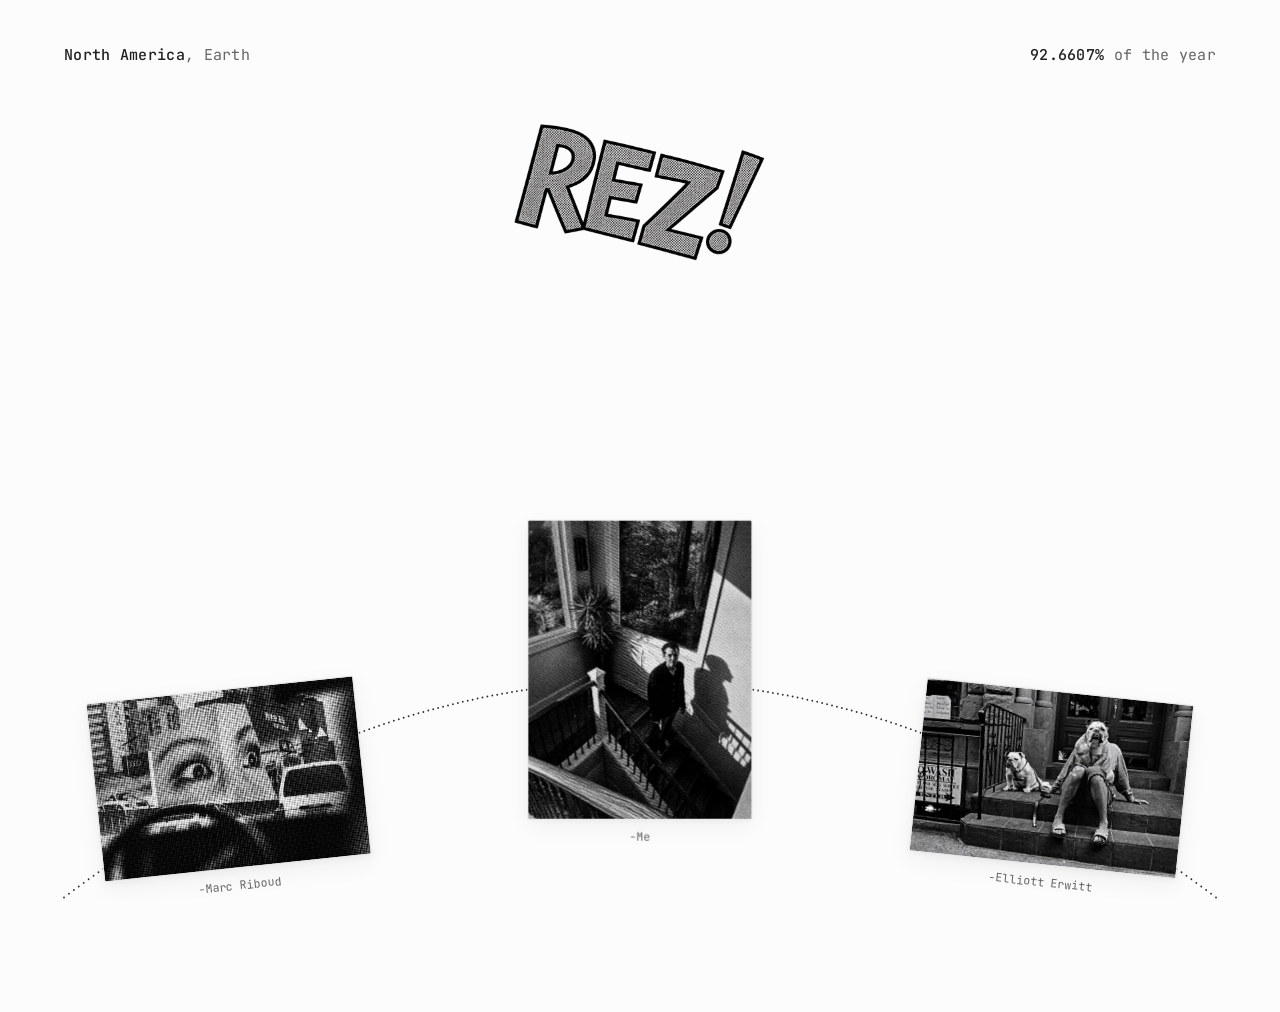
<file: index.html>
<!DOCTYPE html>
<html lang="en">
<head>
<meta charset="UTF-8">
<meta name="viewport" content="width=device-width, initial-scale=1.0">
<title>rez</title>
<link rel="icon" href="favicon.ico" sizes="any">
<link rel="icon" type="image/png" sizes="32x32" href="favicon-32.png">
<link rel="icon" type="image/png" sizes="16x16" href="favicon-16.png">
<link rel="apple-touch-icon" sizes="180x180" href="apple-touch-icon.png">
<link rel="stylesheet" href="design-system.css">
<style>
  html, body { height: 100%; overflow: hidden; }
  .container { padding-top: 0; padding-bottom: 0; }
  .landing {
    position: relative;
    width: 100vw;
    margin-left: calc(50% - 50vw);
    height: 100svh;
    overflow: hidden;
    display: flex;
    flex-direction: column;
    align-items: center;
  }
  .landing-head {
    text-align: center;
    padding-top: 6vh;
    transition: transform 0.35s ease;
  }
  .landing.widget-open .landing-head {
    transform: translateY(-3vh);
  }
  .top-bar {
    position: absolute;
    top: 0;
    left: 64px;
    right: 64px;
    display: flex;
    justify-content: space-between;
    align-items: baseline;
    font-family: var(--mono);
    font-size: 15px;
    letter-spacing: 0.02em;
    line-height: 1;
    color: var(--muted);
    font-variant-numeric: tabular-nums;
  }
  .year-clock .pct { color: var(--ink); font-weight: 500; }
  .locale { color: var(--muted); }
  .locale .place { color: var(--ink); font-weight: 500; }
  .landing-head h1 {
    position: relative;
    display: inline-block;
  }
  .landing-head .wordmark {
    display: block;
    width: clamp(180px, 20vw, 280px);
    margin: 0 auto;
  }
  .launch-btn {
    position: absolute;
    right: 13.5%;
    bottom: 9.5%;
    width: 11%;
    aspect-ratio: 1;
    border-radius: 50%;
    border: 3px solid #000;
    background: #ff2d33;
    box-shadow: 0 0 0 0 rgba(229, 72, 77, 0.45);
    cursor: pointer;
    padding: 0;
    opacity: 0;
    transform: scale(0.5);
    pointer-events: none;
    transition: opacity 0.35s ease, transform 0.35s ease;
  }
  .landing.launch-mode .launch-btn {
    opacity: 1;
    transform: scale(1);
    pointer-events: auto;
    animation: launch-pulse 1.6s ease-out infinite;
  }
  @keyframes launch-pulse {
    0% { box-shadow: 0 0 0 0 rgba(255, 45, 51, 0.45); }
    100% { box-shadow: 0 0 0 14px rgba(255, 45, 51, 0); }
  }
  .arc-photo {
    transition: opacity 0.35s ease;
  }
  .landing.launch-mode .arc-photo,
  .landing.launched .arc-photo {
    opacity: 0;
    pointer-events: none;
  }
  .city {
    position: absolute;
    left: 1%;
    bottom: 5svh;
    width: clamp(190px, 22vw, 360px);
    opacity: 0;
    transform: translateY(14px);
    pointer-events: none;
    transition: opacity 0.35s ease, transform 0.35s ease;
    z-index: 2;
  }
  .landing.launch-mode .city,
  .landing.launched .city {
    opacity: 1;
    transform: translateY(0);
  }
  .city.boom {
    width: clamp(125px, 14.5vw, 236px);
    margin-left: 4vw;
    margin-bottom: 0.5vw;
  }
  .rocket {
    position: absolute;
    left: 0;
    top: 0;
    width: clamp(70px, 9vw, 130px);
    display: none;
    pointer-events: none;
    z-index: 3;
  }
  .landing-head .wordmark.alt {
    width: clamp(243px, 27vw, 378px);
  }
  .landing-head .wordmark.eyez {
    width: clamp(225px, 25vw, 350px);
  }
  .landing-head .wordmark.uhoh {
    width: clamp(220px, 24vw, 335px);
  }

  .arc-stage {
    position: absolute;
    bottom: 0;
    left: 0;
    right: 0;
    aspect-ratio: 2.7 / 1;
  }
  .arc-stage svg {
    position: absolute;
    inset: 0;
    width: 100%;
    height: 100%;
  }
  .arc-photo {
    position: absolute;
    display: block;
    margin: 0;
  }
  .arc-photo img {
    display: block;
    width: 100%;
    border-radius: 2px;
    border: 1px solid var(--border);
    box-shadow: var(--shadow-md);
    background: var(--card);
  }
  .laser-layer {
    position: absolute;
    top: 0;
    left: 0;
    width: 100%;
    aspect-ratio: 656 / 437;
    overflow: visible;
    pointer-events: none;
    z-index: 4;
  }
  .laser-beam {
    fill: none;
    stroke-linecap: round;
    stroke-dasharray: 1;
    stroke-dashoffset: 1;
    vector-effect: non-scaling-stroke;
    animation: laser-fire 720ms ease-out forwards;
  }
  .laser-beam.glow {
    stroke: #ff1748;
    stroke-width: 15;
    opacity: 0.75;
    filter: drop-shadow(0 0 6px #ff1748);
  }
  .laser-beam.core {
    stroke: #fff;
    stroke-width: 3;
  }
  .laser-flare {
    fill: #fff;
    stroke: #ff1748;
    stroke-width: 8;
    transform-box: fill-box;
    transform-origin: center;
    animation: laser-flare 720ms ease-out forwards;
  }
  @keyframes laser-fire {
    0% { stroke-dashoffset: 1; opacity: 0; }
    6% { opacity: 1; }
    22%, 100% { stroke-dashoffset: 0; opacity: 1; }
  }
  @keyframes laser-flare {
    0% { opacity: 0; transform: scale(0.2); }
    8% { opacity: 1; transform: scale(1.7); }
    35% { opacity: 1; transform: scale(0.65); }
    100% { opacity: 0; transform: scale(0.2); }
  }
  @media (prefers-reduced-motion: reduce) {
    .laser-beam {
      stroke-dashoffset: 0;
      animation: none;
    }
    .laser-flare {
      animation: laser-fade 500ms linear forwards;
    }
  }
  @keyframes laser-fade {
    0%, 70% { opacity: 1; }
    100% { opacity: 0; }
  }
  .arc-photo figcaption {
    margin-top: 8px;
    text-align: center;
    font-family: var(--mono);
    font-size: 11.5px;
    color: var(--muted);
  }
  .arc-photo.left {
    left: 18%;
    bottom: 33%;
    width: clamp(168px, 21vw, 315px);
    transform: translate(-50%, 50%) rotate(-6deg);
  }
  .arc-photo.mid {
    left: 50%;
    bottom: 56%;
    width: clamp(143px, 17.6vw, 264px);
    transform: translate(-50%, 50%);
    z-index: 2;
    perspective: 800px;
  }
  .flip-inner {
    position: relative;
    transform-style: preserve-3d;
    transition: transform 0.5s ease;
  }
  .flip-front {
    position: relative;
  }
  .flip-front.laser-cut > img {
    clip-path: var(--kept-clip);
  }
  .cut-fragment {
    position: absolute;
    top: 0;
    left: 0;
    width: 100%;
    pointer-events: none;
    z-index: 5;
    clip-path: var(--cut-clip);
    transform-origin: 48% 45%;
    will-change: transform, opacity;
    animation: cut-fragment-fall 1.65s ease-in 240ms forwards;
  }
  .cut-fragment > img {
    width: 100%;
    height: 100%;
    object-fit: fill;
  }
  .cut-seam {
    position: absolute;
    top: 0;
    left: 0;
    width: 100%;
    overflow: hidden;
    pointer-events: none;
    z-index: 7;
  }
  .cut-seam line {
    fill: none;
    stroke-linecap: round;
    stroke-dasharray: 1;
    vector-effect: non-scaling-stroke;
  }
  .cut-seam .cut-char {
    stroke: #24100d;
    stroke-width: 6;
    stroke-dashoffset: 1;
    animation: cut-char 900ms ease-out forwards;
  }
  .cut-seam .cut-hot {
    stroke: #ff1748;
    stroke-width: 15;
    stroke-dashoffset: 1;
    filter: drop-shadow(0 0 6px #ff5a24);
    animation: cut-hot 720ms ease-out forwards;
  }
  .cut-seam .cut-core {
    stroke: #fff;
    stroke-width: 3;
    stroke-dashoffset: 1;
    animation: cut-hot 650ms ease-out forwards;
  }
  @keyframes cut-hot {
    0% { stroke-dashoffset: 1; opacity: 0; }
    8% { opacity: 1; }
    36% { stroke-dashoffset: 0; opacity: 1; }
    100% { stroke-dashoffset: 0; opacity: 0; }
  }
  @keyframes cut-char {
    0%, 22% { stroke-dashoffset: 1; opacity: 0; }
    52% { stroke-dashoffset: 0; opacity: 0.95; }
    100% { stroke-dashoffset: 0; opacity: 0.85; }
  }
  @keyframes cut-fragment-fall {
    0%, 12% { transform: translate(0, 0) rotate(0); opacity: 1; }
    34% { transform: translate(-1.5vw, 5vh) rotate(-5deg); opacity: 1; }
    100% { transform: translate(-24vw, 78vh) rotate(-32deg); opacity: 0; }
  }
  @media (prefers-reduced-motion: reduce) {
    .cut-fragment {
      animation: none;
      opacity: 0;
    }
    .cut-seam .cut-hot,
    .cut-seam .cut-core {
      animation: none;
      opacity: 0;
    }
    .cut-seam .cut-char {
      animation: none;
      stroke-dashoffset: 0;
      opacity: 0.85;
    }
  }
  .chase-layer {
    position: fixed;
    inset: 0;
    overflow: hidden;
    pointer-events: none;
    z-index: 50;
  }
  .chase-sprite {
    position: absolute;
    opacity: 0;
    will-change: transform, opacity;
  }
  .chase-sprite img {
    display: block;
    width: 100%;
    height: auto;
    filter: drop-shadow(0 5px 4px rgba(0, 0, 0, 0.18));
    transform-origin: 50% 88%;
  }
  .chase-human img {
    animation: human-stride 300ms ease-in-out infinite alternate;
  }
  .chase-dog img {
    animation: dog-bound 220ms ease-in-out infinite alternate;
  }
  .chase-dog.second img {
    animation-delay: -110ms;
    filter: contrast(1.12) drop-shadow(0 4px 3px rgba(0, 0, 0, 0.16));
  }
  .chase-poof {
    position: absolute;
    border: 2px dotted rgba(42, 42, 42, 0.55);
    border-radius: 50%;
    opacity: 0;
    transform: translate(-50%, -50%) scale(0.2);
    animation: chase-poof 620ms ease-out forwards;
  }
  .shirt-shred-flight {
    position: absolute;
    opacity: 0;
    will-change: transform, opacity;
  }
  .shirt-shred {
    display: block;
    width: 100%;
    height: 100%;
    background: #000;
    animation: shirt-shred-flutter 240ms ease-in-out infinite alternate;
  }
  @keyframes human-stride {
    from { transform: translateY(2px) rotate(-2.5deg) scaleY(1.01); }
    to { transform: translateY(-9px) rotate(2deg) scaleY(0.97); }
  }
  @keyframes dog-bound {
    from { transform: translateY(3px) rotate(-2deg) scaleX(1.02); }
    to { transform: translateY(-8px) rotate(2.5deg) scaleX(0.98); }
  }
  @keyframes chase-poof {
    0% { opacity: 0; transform: translate(-50%, -50%) scale(0.2); }
    22% { opacity: 0.75; }
    100% { opacity: 0; transform: translate(-50%, -50%) scale(1.8); }
  }
  @keyframes shirt-shred-flutter {
    from { transform: rotate(-8deg) scaleY(0.72); }
    to { transform: rotate(10deg) scaleY(1.08); }
  }
  @media (prefers-reduced-motion: reduce) {
    .chase-sprite img { animation: none; }
    .chase-poof { display: none; }
    .shirt-shred { animation: none; }
  }
  .arc-photo.mid.flipped .flip-inner {
    transform: rotateY(180deg);
  }
  .flip-front, .flip-back {
    backface-visibility: hidden;
    -webkit-backface-visibility: hidden;
  }
  .flip-back {
    position: absolute;
    inset: 0;
    transform: rotateY(180deg);
    background: var(--card);
    border: 1px solid var(--border);
    border-radius: 2px;
    box-shadow: var(--shadow-md);
    display: flex;
    flex-direction: column;
    align-items: center;
    justify-content: center;
    gap: 12px;
  }
  .code-display {
    font-family: var(--mono);
    font-size: 17px;
    letter-spacing: 0.45em;
    text-indent: 0.45em;
    color: var(--ink);
    font-variant-numeric: tabular-nums;
    border-bottom: 1px dotted var(--border);
    padding-bottom: 6px;
  }
  .code-display.wrong { color: #e5484d; }
  .keypad {
    display: grid;
    grid-template-columns: repeat(3, 1fr);
    gap: clamp(6px, 0.7vw, 10px);
  }
  .keypad button {
    font-family: var(--mono);
    font-size: 13px;
    width: clamp(28px, 2.6vw, 42px);
    height: clamp(28px, 2.6vw, 42px);
    border: 1px solid var(--border);
    border-radius: 50%;
    background: #fff;
    color: var(--ink);
    cursor: pointer;
    padding: 0;
    font-variant-numeric: tabular-nums;
    transition: background 0.12s ease, color 0.12s ease, border-color 0.12s ease;
  }
  .keypad button:hover {
    background: #2a2a2a;
    border-color: #2a2a2a;
    color: #fff;
  }
  .keypad button:active { background: #000; }
  .keypad .zero { grid-column: 2; }
  .arc-photo.right {
    left: 82%;
    bottom: 33%;
    width: clamp(168px, 21vw, 315px);
    transform: translate(-50%, 50%) rotate(6deg);
  }

  .year-clock, .locale { cursor: pointer; }
  .year-grid, .map-view {
    position: absolute;
    bottom: 0;
    left: 0;
    right: 0;
    height: 52%;
    display: flex;
    flex-direction: column;
    align-items: center;
    justify-content: center;
    gap: 24px;
    cursor: pointer;
    opacity: 0;
    transform: scale(1.04);
    pointer-events: none;
    transition: opacity 0.35s ease, transform 0.35s ease;
  }
  .year-grid.open, .map-view.open {
    opacity: 1;
    transform: scale(1);
    pointer-events: auto;
  }
  .map-view {
    height: 78%;
    padding-bottom: 6svh;
  }
  .map-view svg {
    width: min(92vw, 1400px);
    max-height: calc(78svh - 100px);
  }
  .arc-stage {
    transition: opacity 0.35s ease;
  }
  .landing.widget-open .arc-stage {
    opacity: 0;
    pointer-events: none;
  }
  .year-grid {
    height: 78%;
    padding-bottom: 6svh;
  }
  .year-grid .cells {
    display: grid;
    grid-auto-flow: column;
    grid-template-rows: repeat(14, auto);
    gap: 8px;
  }
  .year-grid .cell {
    width: 12px;
    height: 12px;
    border-radius: 50%;
    border: 1px solid var(--border);
    background: #fff;
  }
  .year-grid .cell.fill {
    background: #2a2a2a;
    border-color: #2a2a2a;
  }
  .year-grid .cell.today {
    border-color: #2a2a2a;
    animation: today-pulse 1.2s ease-in-out infinite;
  }
  @keyframes today-pulse {
    0%, 100% { background: #fff; }
    50% { background: #2a2a2a; }
  }
  .grid-label {
    font-family: var(--mono);
    font-size: 13px;
    color: var(--muted);
    font-variant-numeric: tabular-nums;
  }
  .grid-label .pct, .grid-label .place { color: var(--ink); font-weight: 500; }
</style>
</head>
<body>

<div class="container">

  <section class="landing">
    <div class="top-bar">
      <div class="locale"><span class="place">North America</span>, Earth</div>
      <div class="year-clock"><span class="pct" id="year-pct">—</span> of the year</div>
    </div>
    <div class="landing-head">
      <h1><img class="wordmark" id="wordmark" src="rez-header.webp" alt="rez"><button class="launch-btn" id="launch-btn" aria-label="launch"></button></h1>
    </div>
    <div class="arc-stage">
      <svg id="arc-svg" viewBox="0 0 1440 480" preserveAspectRatio="none" aria-hidden="true"></svg>
      <img class="rocket" id="rocket" src="rocket.webp" alt="">
      <img class="city" id="city" src="city.webp" alt="">
      <figure class="arc-photo left" id="eyes-photo">
        <img src="billboard.webp" alt="Halftone street scene with billboard eyes over traffic">
        <figcaption>-Marc Riboud</figcaption>
      </figure>
      <figure class="arc-photo mid" id="me-photo">
        <div class="flip-inner">
          <div class="flip-front">
            <img src="portrait.webp" alt="Halftone portrait on a staircase">
            <figcaption>-Me</figcaption>
          </div>
          <div class="flip-back">
            <div class="code-display" id="code-display">····</div>
            <div class="keypad" id="keypad">
              <button>1</button><button>2</button><button>3</button>
              <button>4</button><button>5</button><button>6</button>
              <button>7</button><button>8</button><button>9</button>
              <button class="zero">0</button>
            </div>
          </div>
        </div>
      </figure>
      <figure class="arc-photo right" id="dog-photo">
        <img src="bulldogs.webp" alt="Two bulldogs and a person in sandals sitting on a brownstone stoop">
        <figcaption>-Elliott Erwitt</figcaption>
      </figure>
    </div>

    <div class="year-grid" id="year-grid">
      <div class="cells" id="year-cells"></div>
    </div>

    <div class="map-view" id="map-view">
      <svg id="map-svg" viewBox="0 0 360 146" aria-hidden="true"></svg>
    </div>
  </section>

</div>

<script>
  const svg = document.getElementById('arc-svg');
  const NS = 'http://www.w3.org/2000/svg';
  const P0 = [0, 480], C = [720, -60], P2 = [1440, 480];
  function bezier(t) {
    const u = 1 - t;
    return [
      u * u * P0[0] + 2 * u * t * C[0] + t * t * P2[0],
      u * u * P0[1] + 2 * u * t * C[1] + t * t * P2[1]
    ];
  }
  function drawArc(count) {
    for (let i = 0; i <= count; i++) {
      const [x, y] = bezier(i / count);
      const dot = document.createElementNS(NS, 'circle');
      dot.setAttribute('cx', x);
      dot.setAttribute('cy', y);
      dot.setAttribute('r', 1);
      dot.setAttribute('fill', '#2a2a2a');
      svg.appendChild(dot);
    }
  }
  drawArc(260);

  const pctEl = document.getElementById('year-pct');
  function tickYear() {
    const now = new Date();
    const start = new Date(now.getFullYear(), 0, 1);
    const end = new Date(now.getFullYear() + 1, 0, 1);
    const pct = (now - start) / (end - start) * 100;
    pctEl.textContent = pct.toFixed(4) + '%';
  }
  tickYear();
  setInterval(tickYear, 50);

  const yearGrid = document.getElementById('year-grid');
  const yearCells = document.getElementById('year-cells');
  function buildYearGrid() {
    const now = new Date();
    const start = new Date(now.getFullYear(), 0, 1);
    const end = new Date(now.getFullYear() + 1, 0, 1);
    const daysInYear = Math.round((end - start) / 86400000);
    const dayOfYear = Math.floor((now - start) / 86400000);
    yearCells.innerHTML = '';
    for (let i = 0; i < daysInYear; i++) {
      const cell = document.createElement('div');
      cell.className = 'cell' + (i < dayOfYear ? ' fill' : i === dayOfYear ? ' today' : '');
      yearCells.appendChild(cell);
    }
  }

  const NA_POLYS = [
    [[-168,66],[-160,71],[-140,70],[-125,72],[-110,73],[-95,72],[-85,70],[-75,72],[-60,60],[-55,52],[-65,45],[-70,42],[-75,35],[-80,31],[-80,25],[-84,30],[-90,29],[-97,26],[-97,20],[-87,15],[-83,9],[-79,8],[-85,12],[-95,16],[-105,20],[-110,23],[-114,28],[-117,33],[-122,37],[-124,43],[-125,49],[-132,55],[-140,60],[-150,60],[-160,55],[-165,60]],
    [[-45,60],[-25,70],[-20,76],[-30,82],[-55,82],[-60,75],[-52,65]]
  ];
  const OTHER_POLYS = [
    [[-79,8],[-70,12],[-60,10],[-50,5],[-45,-2],[-35,-8],[-38,-15],[-48,-25],[-53,-34],[-58,-39],[-65,-41],[-71,-45],[-72,-52],[-69,-55],[-75,-50],[-73,-44],[-71,-32],[-70,-18],[-76,-14],[-81,-5],[-80,0]],
    [[-10,36],[-9,43],[-2,48],[0,51],[8,55],[10,59],[5,62],[15,68],[25,71],[40,68],[60,69],[75,72],[90,75],[110,77],[130,72],[160,70],[179,65],[170,60],[155,52],[142,50],[135,43],[127,39],[120,30],[115,22],[105,10],[100,8],[92,15],[88,21],[80,15],[77,8],[73,18],[66,24],[57,27],[50,30],[43,25],[43,17],[50,13],[43,15],[35,28],[35,33],[30,32],[27,37],[20,38],[12,44],[3,43],[-2,37],[-6,36]],
    [[-6,35],[-10,30],[-17,20],[-17,14],[-12,8],[0,5],[9,0],[12,-5],[12,-18],[15,-27],[18,-34],[25,-34],[30,-30],[35,-22],[40,-10],[42,-2],[48,5],[51,10],[43,11],[38,18],[35,28],[30,31],[20,32],[10,37],[0,36]],
    [[114,-22],[114,-34],[125,-32],[136,-35],[140,-38],[146,-39],[153,-30],[153,-25],[146,-19],[142,-11],[132,-11],[126,-14],[122,-18]]
  ];
  function inPoly(lon, lat, poly) {
    let inside = false;
    for (let i = 0, j = poly.length - 1; i < poly.length; j = i++) {
      const [xi, yi] = poly[i], [xj, yj] = poly[j];
      if ((yi > lat) !== (yj > lat) && lon < (xj - xi) * (lat - yi) / (yj - yi) + xi) inside = !inside;
    }
    return inside;
  }
  const mapView = document.getElementById('map-view');
  const mapSvg = document.getElementById('map-svg');
  let mapBuilt = false;
  function buildMap() {
    if (mapBuilt) return;
    mapBuilt = true;
    for (let lat = 84; lat >= -60; lat -= 2) {
      for (let lon = -180; lon <= 180; lon += 2) {
        const isNA = NA_POLYS.some(p => inPoly(lon, lat, p));
        const isLand = isNA || OTHER_POLYS.some(p => inPoly(lon, lat, p));
        if (!isLand) continue;
        const dot = document.createElementNS(NS, 'circle');
        dot.setAttribute('cx', lon + 180);
        dot.setAttribute('cy', 84 - lat);
        dot.setAttribute('r', 0.75);
        dot.setAttribute('fill', isNA ? '#2a2a2a' : '#c9c9c9');
        mapSvg.appendChild(dot);
      }
    }
  }
  const landing = document.querySelector('.landing');
  let activeWidget = null;
  function setWidget(name) {
    activeWidget = activeWidget === name ? null : name;
    if (activeWidget === 'year') buildYearGrid();
    if (activeWidget === 'map') buildMap();
    yearGrid.classList.toggle('open', activeWidget === 'year');
    mapView.classList.toggle('open', activeWidget === 'map');
    landing.classList.toggle('widget-open', activeWidget !== null);
  }
  document.querySelector('.year-clock').addEventListener('click', () => setWidget('year'));
  document.querySelector('.locale').addEventListener('click', () => setWidget('map'));
  yearGrid.addEventListener('click', () => setWidget('year'));
  mapView.addEventListener('click', () => setWidget('map'));

  const wordmark = document.getElementById('wordmark');
  wordmark.style.cursor = 'pointer';
  wordmark.addEventListener('click', () => {
    if (activeWidget) setWidget(activeWidget);
  });
  function setHeader(src, alt) {
    wordmark.src = src;
    wordmark.alt = alt;
    wordmark.classList.toggle('alt', src !== 'rez-header.webp');
    wordmark.classList.toggle('eyez', src === 'eyez-header.webp');
    wordmark.classList.toggle('uhoh', src === 'uh-oh.webp');
  }
  function bindHeaderSwap(photoId, src, alt) {
    const photo = document.getElementById(photoId);
    photo.style.cursor = 'pointer';
    photo.addEventListener('click', () => {
      if (wordmark.src.includes(src)) setHeader('rez-header.webp', 'rez');
      else setHeader(src, alt);
    });
  }
  const rocket = document.getElementById('rocket');
  const arcStage = document.querySelector('.arc-stage');
  const city = document.getElementById('city');
  const BOOM_FRAMES = ['explode-f1.webp', 'explode-f2.webp', 'explode-f3.webp', 'explode-f4.webp', 'explode-f5.webp', 'explode-f6.webp', 'explode-f7.webp', 'explode-f8.webp', 'explode-f9.webp', 'explode-f10.webp'];
  BOOM_FRAMES.forEach(src => { new Image().src = src; });
  function explodeCity() {
    city.classList.add('boom');
    let i = 0;
    const next = () => {
      city.src = BOOM_FRAMES[i];
      i++;
      if (i < BOOM_FRAMES.length) setTimeout(next, 110);
      else setHeader('uh-oh.webp', 'Uh Oh!');
    };
    next();
  }
  let launching = false;
  function flyRocket() {
    if (launching) return;
    launching = true;
    rocket.style.display = 'block';
    landing.classList.remove('launch-mode');
    landing.classList.add('launched');
    const sw = arcStage.clientWidth, sh = arcStage.clientHeight;
    const sx = sw / 1440, sy = sh / 480;
    const stageRect = arcStage.getBoundingClientRect();
    const cityRect = city.getBoundingClientRect();
    const stopX = cityRect.left + cityRect.width * 0.55 - stageRect.left;
    const DUR = 2500;
    const t0 = performance.now();
    function frame(now) {
      const p = Math.min((now - t0) / DUR, 1);
      const t = 1 - p;
      const [bx, by] = bezier(t);
      const dx = -(2 * (1 - t) * (C[0] - P0[0]) + 2 * t * (P2[0] - C[0])) * sx;
      const dy = -(2 * (1 - t) * (C[1] - P0[1]) + 2 * t * (P2[1] - C[1])) * sy;
      const angle = Math.atan2(dy, dx) * 180 / Math.PI + 45;
      rocket.style.transform = 'translate(' + (bx * sx) + 'px, ' + (by * sy) + 'px) translate(-50%, -50%) rotate(' + angle + 'deg)';
      if (p < 1 && bx * sx > stopX) requestAnimationFrame(frame);
      else {
        rocket.style.display = 'none';
        launching = false;
        explodeCity();
      }
    }
    requestAnimationFrame(frame);
  }
  document.getElementById('launch-btn').addEventListener('click', flyRocket);

  const CODE = '1234';
  const midPhoto = document.getElementById('me-photo');
  const codeDisplay = document.getElementById('code-display');
  let entered = '';
  function renderCode() {
    codeDisplay.textContent = entered.padEnd(4, '·');
  }
  midPhoto.addEventListener('click', (e) => {
    if (e.target.closest('.flip-back')) return;
    if (!midPhoto.classList.contains('flipped') &&
        (wordmark.src.includes('eyez-header.webp') || wordmark.src.includes('dogz-header.webp'))) {
      setHeader('rez-header.webp', 'rez');
      resetEyeEffect();
      resetDogChase();
      return;
    }
    midPhoto.classList.toggle('flipped');
  });
  document.querySelectorAll('#keypad button').forEach(btn => {
    btn.addEventListener('click', (e) => {
      e.stopPropagation();
      if (entered.length >= 4) return;
      entered += btn.textContent;
      renderCode();
      if (entered.length < 4) return;
      if (entered === CODE) {
        landing.classList.add('launch-mode');
        setTimeout(() => {
          midPhoto.classList.remove('flipped');
          entered = '';
          renderCode();
        }, 400);
      } else {
        codeDisplay.classList.add('wrong');
        setTimeout(() => {
          entered = '';
          codeDisplay.classList.remove('wrong');
          renderCode();
        }, 500);
      }
    });
  });

  let portraitCutTimer = null;

  function resetPortraitCut() {
    if (portraitCutTimer) clearTimeout(portraitCutTimer);
    portraitCutTimer = null;
    const front = midPhoto.querySelector('.flip-front');
    front.classList.remove('laser-cut');
    front.style.removeProperty('--kept-clip');
    front.style.removeProperty('--cut-clip');
    front.querySelectorAll('.cut-fragment, .cut-seam').forEach(el => el.remove());
  }

  function clipRectangleToBeam(start, end, width, height, keepPositive) {
    const side = point =>
      (end.x - start.x) * (point.y - start.y) -
      (end.y - start.y) * (point.x - start.x);
    const inside = value => keepPositive ? value >= -0.01 : value <= 0.01;
    const corners = [
      { x: 0, y: 0 },
      { x: width, y: 0 },
      { x: width, y: height },
      { x: 0, y: height }
    ];
    const result = [];

    for (let i = 0; i < corners.length; i++) {
      const current = corners[i];
      const previous = corners[(i + corners.length - 1) % corners.length];
      const currentSide = side(current);
      const previousSide = side(previous);
      const currentInside = inside(currentSide);
      const previousInside = inside(previousSide);

      if (currentInside !== previousInside) {
        const t = previousSide / (previousSide - currentSide);
        result.push({
          x: previous.x + (current.x - previous.x) * t,
          y: previous.y + (current.y - previous.y) * t
        });
      }
      if (currentInside) result.push(current);
    }
    return result;
  }

  function polygonPath(points, width, height) {
    return 'polygon(' + points.map(point =>
      (point.x / width * 100).toFixed(2) + '% ' +
      (point.y / height * 100).toFixed(2) + '%'
    ).join(', ') + ')';
  }

  function beamAcrossRectangle(beam, width, height) {
    const dx = beam.end.x - beam.start.x;
    const dy = beam.end.y - beam.start.y;
    const hits = [];
    const addHit = (t, x, y) => {
      if (x < -0.1 || x > width + 0.1 || y < -0.1 || y > height + 0.1) return;
      if (hits.some(hit => Math.abs(hit.x - x) < 0.1 && Math.abs(hit.y - y) < 0.1)) return;
      hits.push({ t, x, y });
    };

    if (Math.abs(dx) > 0.001) {
      let t = -beam.start.x / dx;
      addHit(t, 0, beam.start.y + t * dy);
      t = (width - beam.start.x) / dx;
      addHit(t, width, beam.start.y + t * dy);
    }
    if (Math.abs(dy) > 0.001) {
      let t = -beam.start.y / dy;
      addHit(t, beam.start.x + t * dx, 0);
      t = (height - beam.start.y) / dy;
      addHit(t, beam.start.x + t * dx, height);
    }

    hits.sort((a, b) => a.t - b.t);
    return hits.length >= 2 ? [hits[0], hits[hits.length - 1]] : null;
  }

  function createCutSeam(centerBeam, beams, width, height) {
    const center = beamAcrossRectangle(centerBeam, width, height);
    if (!center) return null;

    const seam = document.createElementNS(NS, 'svg');
    seam.setAttribute('class', 'cut-seam');
    seam.setAttribute('viewBox', `0 0 ${width} ${height}`);
    seam.setAttribute('preserveAspectRatio', 'none');
    seam.setAttribute('aria-hidden', 'true');
    seam.style.height = height + 'px';

    const line = (className, points) =>
      `<line class="${className}" pathLength="1" x1="${points[0].x}" y1="${points[0].y}" x2="${points[1].x}" y2="${points[1].y}"></line>`;
    const visibleBeams = beams
      .map(beam => beamAcrossRectangle(beam, width, height))
      .filter(Boolean);

    seam.innerHTML =
      line('cut-char', center) +
      visibleBeams.map(points => line('cut-hot', points)).join('') +
      visibleBeams.map(points => line('cut-core', points)).join('');
    return seam;
  }

  function cutPortrait(lasers) {
    const front = midPhoto.querySelector('.flip-front');
    const source = front.querySelector(':scope > img');
    const rect = source.getBoundingClientRect();
    const coreLines = [...lasers.querySelectorAll('.laser-beam.core')];
    if (!rect.width || coreLines.length < 2) return;

    const beams = coreLines.map(line => {
      const matrix = line.getScreenCTM();
      if (!matrix) return null;
      const toLocalPoint = (x, y) => {
        const point = lasers.createSVGPoint();
        point.x = x;
        point.y = y;
        const screen = point.matrixTransform(matrix);
        return { x: screen.x - rect.left, y: screen.y - rect.top };
      };
      return {
        start: toLocalPoint(line.x1.baseVal.value, line.y1.baseVal.value),
        end: toLocalPoint(line.x2.baseVal.value, line.y2.baseVal.value)
      };
    }).filter(Boolean);
    if (beams.length < 2) return;

    const lowerBeam = beams.reduce((lower, beam) =>
      beam.start.y > lower.start.y ? beam : lower
    );
    const cutMargin = 20;
    const centerBeam = {
      start: {
        x: lowerBeam.start.x,
        y: lowerBeam.start.y + cutMargin
      },
      end: {
        x: lowerBeam.end.x,
        y: lowerBeam.end.y + cutMargin
      }
    };
    const sideAtBottomRight =
      (centerBeam.end.x - centerBeam.start.x) * (rect.height - centerBeam.start.y) -
      (centerBeam.end.y - centerBeam.start.y) * (rect.width - centerBeam.start.x);
    const keepPositive = sideAtBottomRight >= 0;
    const kept = clipRectangleToBeam(
      centerBeam.start, centerBeam.end, rect.width, rect.height, keepPositive
    );
    const cut = clipRectangleToBeam(
      centerBeam.start, centerBeam.end, rect.width, rect.height, !keepPositive
    );
    if (kept.length < 3 || cut.length < 3) return;

    front.style.setProperty('--kept-clip', polygonPath(kept, rect.width, rect.height));
    front.style.setProperty('--cut-clip', polygonPath(cut, rect.width, rect.height));

    const fragment = document.createElement('div');
    fragment.className = 'cut-fragment';
    fragment.style.height = rect.height + 'px';
    const fragmentImage = source.cloneNode(false);
    fragmentImage.alt = '';
    fragmentImage.setAttribute('aria-hidden', 'true');
    fragment.appendChild(fragmentImage);

    const fragmentSeam = createCutSeam(centerBeam, beams, rect.width, rect.height);
    const fixedSeam = createCutSeam(centerBeam, beams, rect.width, rect.height);
    if (fragmentSeam) fragment.appendChild(fragmentSeam);
    front.appendChild(fragment);
    if (fixedSeam) front.appendChild(fixedSeam);
    front.classList.add('laser-cut');
  }

  const portraitImage = midPhoto.querySelector('.flip-front > img');
  const dogPhoto = document.getElementById('dog-photo');
  const dogImage = dogPhoto.querySelector('img');
  const CHASE_ASSETS = [
    'portrait-clean.webp',
    'bulldogs-clean.webp',
    'running-human.webp',
    'running-bulldog.webp'
  ];
  CHASE_ASSETS.forEach(src => { new Image().src = src; });

  let chaseAnimations = [];
  let chaseTimers = [];

  function resetDogChase() {
    chaseAnimations.forEach(animation => animation.cancel());
    chaseAnimations = [];
    chaseTimers.forEach(timer => clearTimeout(timer));
    chaseTimers = [];
    const layer = document.querySelector('.chase-layer');
    if (layer) layer.remove();
    landing.classList.remove('chase-active');
    portraitImage.src = 'portrait.webp';
    dogImage.src = 'bulldogs.webp';
  }

  function spawnChasePoof(layer, x, y, size, delay = 0) {
    const poof = document.createElement('span');
    poof.className = 'chase-poof';
    poof.style.left = x + 'px';
    poof.style.top = y + 'px';
    poof.style.width = size + 'px';
    poof.style.height = size + 'px';
    poof.style.animationDelay = delay + 'ms';
    layer.appendChild(poof);
  }

  function addChaseSprite(layer, options) {
    const sprite = document.createElement('div');
    sprite.className = 'chase-sprite ' + options.className;
    sprite.style.left = options.x + 'px';
    sprite.style.top = options.y + 'px';
    sprite.style.width = options.width + 'px';

    const image = document.createElement('img');
    image.src = options.src;
    image.alt = '';
    image.setAttribute('aria-hidden', 'true');
    sprite.appendChild(image);
    layer.appendChild(sprite);

    const animation = sprite.animate([
      {
        transform: 'translate3d(0, 0, 0)',
        opacity: 0,
        offset: 0
      },
      {
        transform: `translate3d(${options.dx * 0.04}px, ${options.dy * 0.08 - 5}px, 0)`,
        opacity: 1,
        offset: 0.06
      },
      {
        transform: `translate3d(${options.dx * 0.34}px, ${options.dy * 0.55 - 12}px, 0)`,
        opacity: 1,
        offset: 0.34
      },
      {
        transform: `translate3d(${options.dx * 0.7}px, ${options.dy * 0.88 + 4}px, 0)`,
        opacity: 1,
        offset: 0.7
      },
      {
        transform: `translate3d(${options.dx}px, ${options.dy}px, 0)`,
        opacity: 1,
        offset: 1
      }
    ], {
      duration: options.duration,
      delay: options.delay,
      easing: 'linear',
      fill: 'forwards'
    });
    chaseAnimations.push(animation);
  }

  function returnShirtShreds(layer, chaseBaseline) {
    const pieces = [
      {
        width: 16,
        height: 9,
        startY: chaseBaseline - 34,
        endX: 105,
        endY: chaseBaseline - 78,
        delay: 0,
        duration: 1550,
        clip: 'polygon(2% 22%, 37% 0, 100% 28%, 79% 100%, 22% 82%)'
      },
      {
        width: 12,
        height: 14,
        startY: chaseBaseline - 12,
        endX: 168,
        endY: chaseBaseline - 20,
        delay: 170,
        duration: 1680,
        clip: 'polygon(18% 0, 100% 18%, 74% 62%, 92% 100%, 15% 83%, 0 31%)'
      },
      {
        width: 18,
        height: 8,
        startY: chaseBaseline - 58,
        endX: 228,
        endY: chaseBaseline - 102,
        delay: 330,
        duration: 1780,
        clip: 'polygon(0 30%, 26% 5%, 57% 23%, 91% 0, 100% 68%, 63% 100%, 19% 74%)'
      }
    ];

    pieces.forEach((piece, index) => {
      const flight = document.createElement('div');
      flight.className = 'shirt-shred-flight';
      flight.style.left = -piece.width - 12 + 'px';
      flight.style.top = piece.startY + 'px';
      flight.style.width = piece.width + 'px';
      flight.style.height = piece.height + 'px';

      const shred = document.createElement('span');
      shred.className = 'shirt-shred';
      shred.style.clipPath = piece.clip;
      shred.style.animationDelay = -index * 80 + 'ms';
      flight.appendChild(shred);
      layer.appendChild(flight);

      const dx = piece.endX + piece.width + 12;
      const dy = piece.endY - piece.startY;
      const animation = flight.animate([
        {
          transform: 'translate3d(0, 0, 0) rotate(-100deg)',
          opacity: 0,
          offset: 0
        },
        {
          transform: `translate3d(${dx * 0.1}px, -10px, 0) rotate(-35deg)`,
          opacity: 1,
          offset: 0.1
        },
        {
          transform: `translate3d(${dx * 0.36}px, ${dy * 0.25 - 28}px, 0) rotate(90deg)`,
          opacity: 1,
          offset: 0.36
        },
        {
          transform: `translate3d(${dx * 0.64}px, ${dy * 0.62 + 16}px, 0) rotate(205deg)`,
          opacity: 1,
          offset: 0.64
        },
        {
          transform: `translate3d(${dx * 0.84}px, ${dy * 0.82 - 9}px, 0) rotate(305deg)`,
          opacity: 1,
          offset: 0.84
        },
        {
          transform: `translate3d(${dx}px, ${dy}px, 0) rotate(380deg)`,
          opacity: 1,
          offset: 1
        }
      ], {
        duration: piece.duration,
        delay: piece.delay,
        easing: 'linear',
        fill: 'forwards'
      });
      chaseAnimations.push(animation);
    });
  }

  function startDogChase() {
    resetDogChase();
    resetEyeEffect();
    midPhoto.classList.remove('flipped');

    const portraitRect = portraitImage.getBoundingClientRect();
    const dogRect = dogImage.getBoundingClientRect();
    const eyesRect = document.querySelector('#eyes-photo > img').getBoundingClientRect();
    const layer = document.createElement('div');
    layer.className = 'chase-layer';
    layer.setAttribute('aria-hidden', 'true');
    document.body.appendChild(layer);
    landing.classList.add('chase-active');

    const humanWidth = Math.max(54, portraitRect.width * 0.3);
    const humanHeight = humanWidth * 1289 / 879;
    const humanX = portraitRect.left + portraitRect.width * 0.57 - humanWidth * 0.42;
    const humanY = portraitRect.top + portraitRect.height * 0.42;
    const chaseBaseline = Math.max(humanHeight + 36, eyesRect.top - 28);
    const humanTargetY = chaseBaseline - humanHeight;

    const firstDogWidth = Math.max(54, dogRect.width * 0.28);
    const secondDogWidth = Math.max(58, dogRect.width * 0.32);
    const firstDogHeight = firstDogWidth * 513 / 952;
    const secondDogHeight = secondDogWidth * 513 / 952;
    const firstDogX = dogRect.left + dogRect.width * 0.38 - firstDogWidth * 0.5;
    const firstDogY = dogRect.top + dogRect.height * 0.37;
    const secondDogX = dogRect.left + dogRect.width * 0.64 - secondDogWidth * 0.5;
    const secondDogY = dogRect.top + dogRect.height * 0.08;

    portraitImage.src = 'portrait-clean.webp';
    dogImage.src = 'bulldogs-clean.webp';

    spawnChasePoof(
      layer,
      humanX + humanWidth * 0.5,
      humanY + humanHeight * 0.55,
      humanWidth * 0.72
    );
    spawnChasePoof(
      layer,
      firstDogX + firstDogWidth * 0.5,
      firstDogY + firstDogHeight * 0.55,
      firstDogWidth * 0.62,
      260
    );
    spawnChasePoof(
      layer,
      secondDogX + secondDogWidth * 0.5,
      secondDogY + secondDogHeight * 0.55,
      secondDogWidth * 0.62,
      470
    );

    addChaseSprite(layer, {
      className: 'chase-human',
      src: 'running-human.webp',
      x: humanX,
      y: humanY,
      width: humanWidth,
      dx: -humanX - humanWidth - 45,
      dy: humanTargetY - humanY,
      duration: 3300,
      delay: 0
    });
    addChaseSprite(layer, {
      className: 'chase-dog first',
      src: 'running-bulldog.webp',
      x: firstDogX,
      y: firstDogY,
      width: firstDogWidth,
      dx: -firstDogX - firstDogWidth - 60,
      dy: chaseBaseline - firstDogHeight - firstDogY + 5,
      duration: 3100,
      delay: 300
    });
    addChaseSprite(layer, {
      className: 'chase-dog second',
      src: 'running-bulldog.webp',
      x: secondDogX,
      y: secondDogY,
      width: secondDogWidth,
      dx: -secondDogX - secondDogWidth - 85,
      dy: chaseBaseline - secondDogHeight - secondDogY + 10,
      duration: 2950,
      delay: 500
    });

    const shredTimer = setTimeout(() => {
      if (layer.isConnected) returnShirtShreds(layer, chaseBaseline);
    }, 3600);
    chaseTimers.push(shredTimer);
  }

  function resetEyeEffect() {
    const eyesPhoto = document.getElementById('eyes-photo');
    const lasers = eyesPhoto.querySelector('.laser-layer');
    if (lasers) lasers.remove();
    resetPortraitCut();
  }

  function shootEyeLasers() {
    const eyesPhoto = document.getElementById('eyes-photo');
    resetDogChase();
    resetEyeEffect();

    const lasers = document.createElementNS(NS, 'svg');
    lasers.setAttribute('class', 'laser-layer');
    lasers.setAttribute('viewBox', '0 0 656 437');
    lasers.setAttribute('aria-hidden', 'true');
    lasers.innerHTML = `
      <line class="laser-beam glow" pathLength="1" x1="261" y1="168" x2="3000" y2="-700"></line>
      <line class="laser-beam glow" pathLength="1" x1="395" y1="151" x2="3134" y2="-718"></line>
      <line class="laser-beam core" pathLength="1" x1="261" y1="168" x2="3000" y2="-700"></line>
      <line class="laser-beam core" pathLength="1" x1="395" y1="151" x2="3134" y2="-718"></line>
      <circle class="laser-flare" cx="261" cy="168" r="7"></circle>
      <circle class="laser-flare" cx="395" cy="151" r="7"></circle>
    `;
    eyesPhoto.appendChild(lasers);
    portraitCutTimer = setTimeout(() => {
      portraitCutTimer = null;
      cutPortrait(lasers);
    }, 110);
  }

  bindHeaderSwap('dog-photo', 'dogz-header.webp', 'dogz!');
  bindHeaderSwap('eyes-photo', 'eyez-header.webp', 'eyez!');
  dogPhoto.addEventListener('click', () => {
    if (wordmark.src.includes('dogz-header.webp')) startDogChase();
    else resetDogChase();
  });
  document.getElementById('eyes-photo').addEventListener('click', () => {
    if (wordmark.src.includes('eyez-header.webp')) shootEyeLasers();
    else resetEyeEffect();
  });
  midPhoto.style.cursor = 'pointer';
</script>
</body>
</html>
</file>
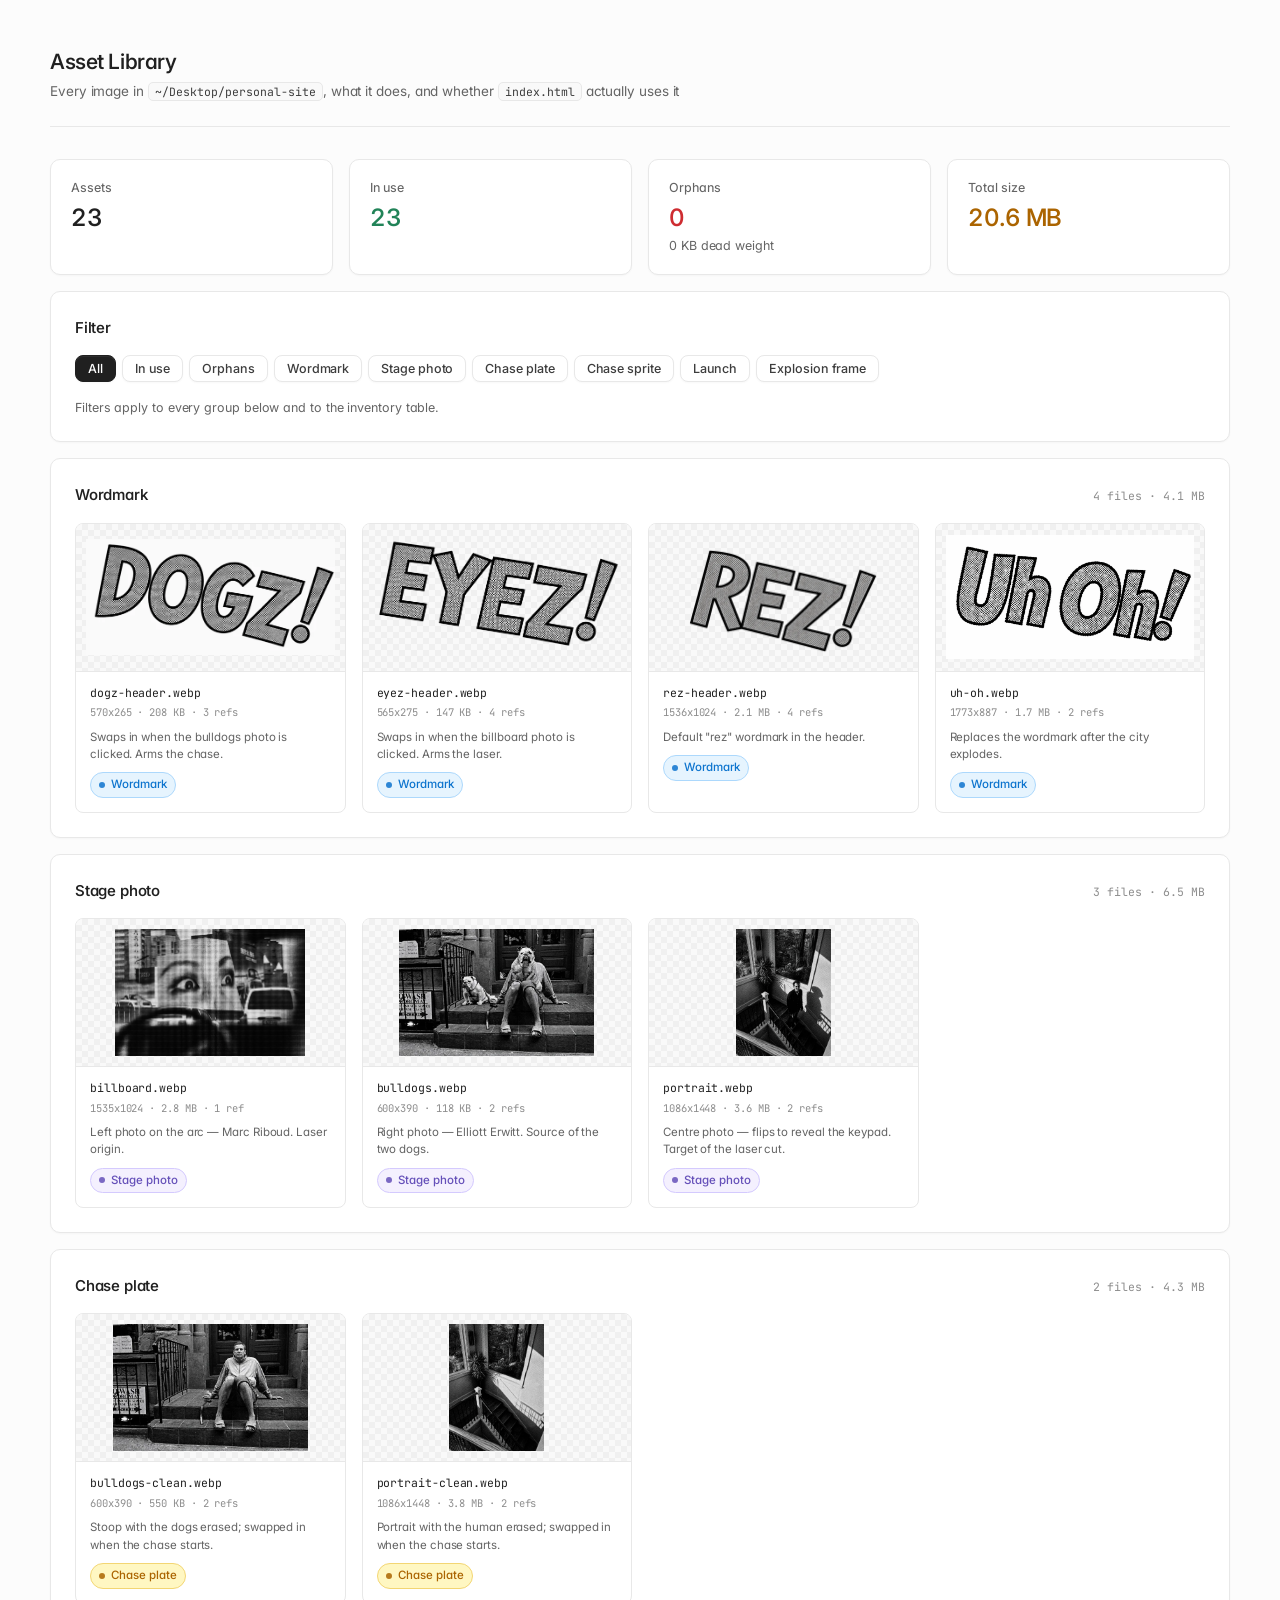
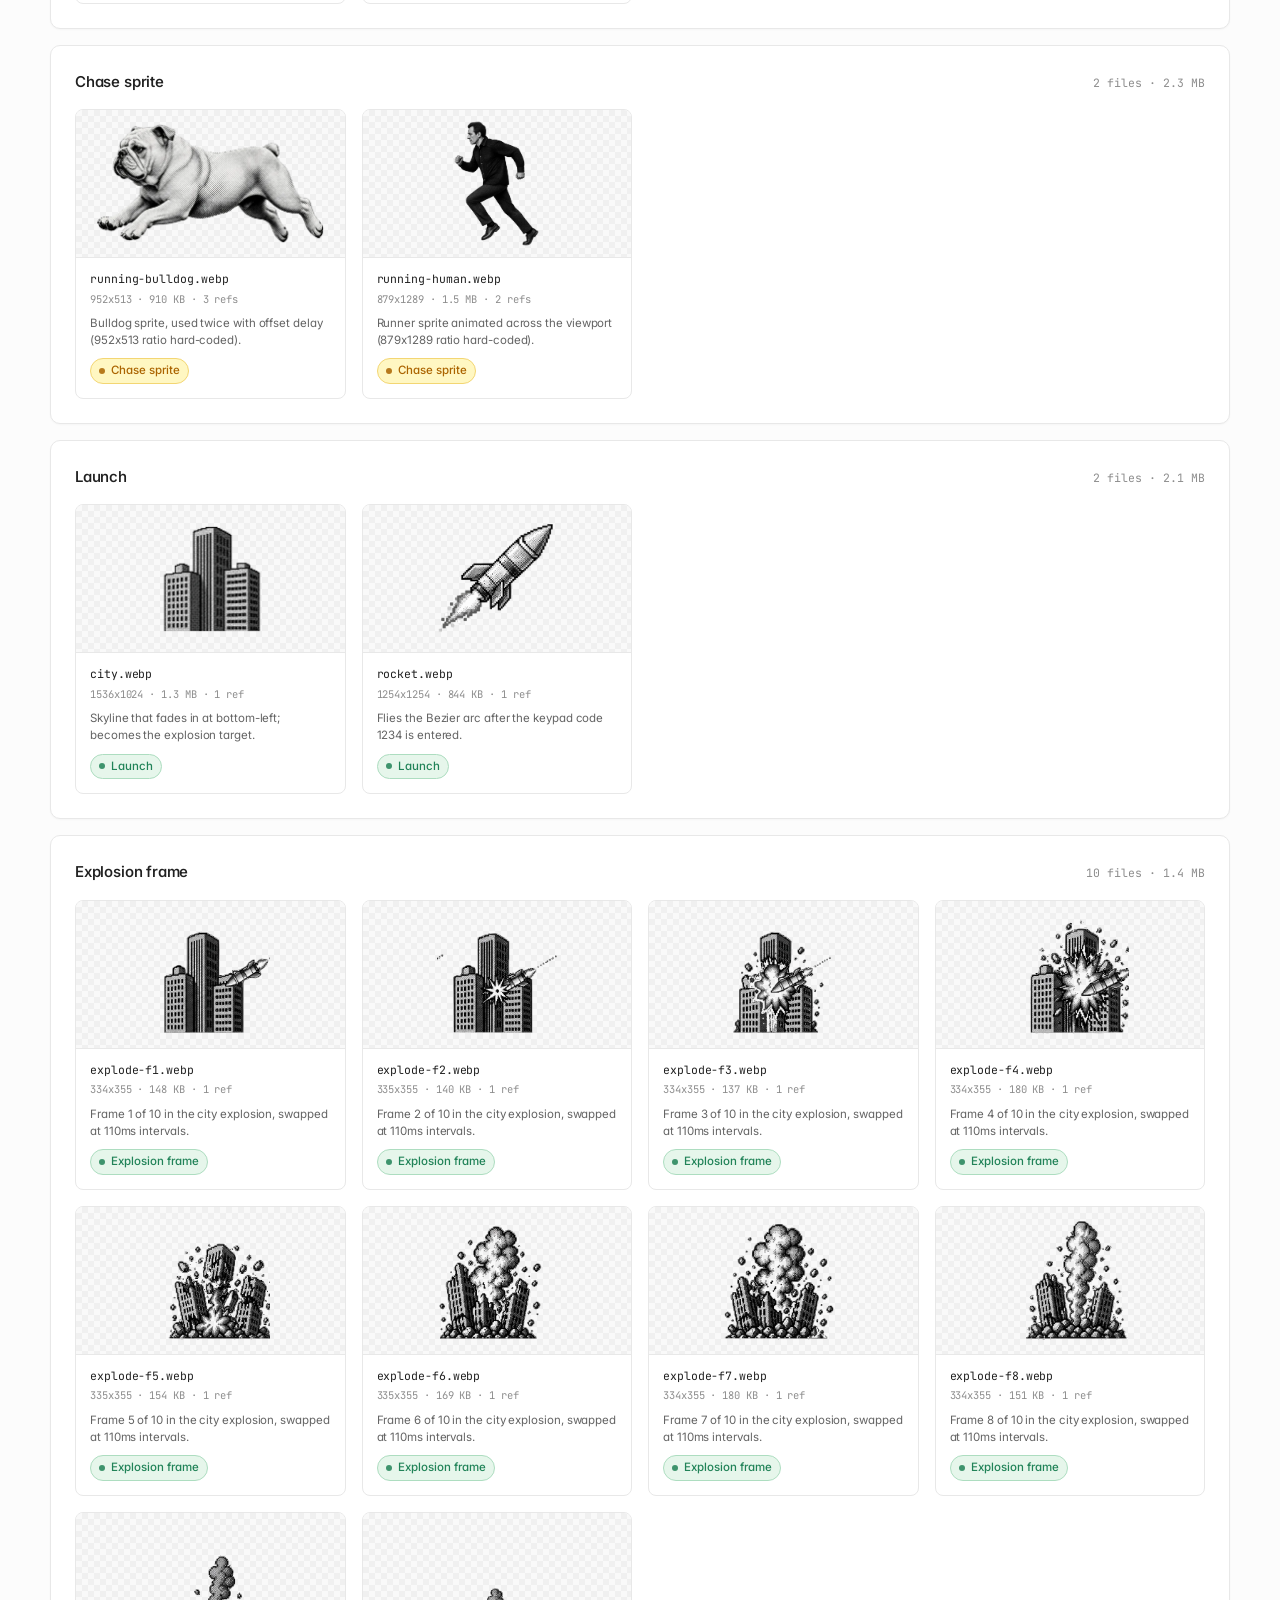
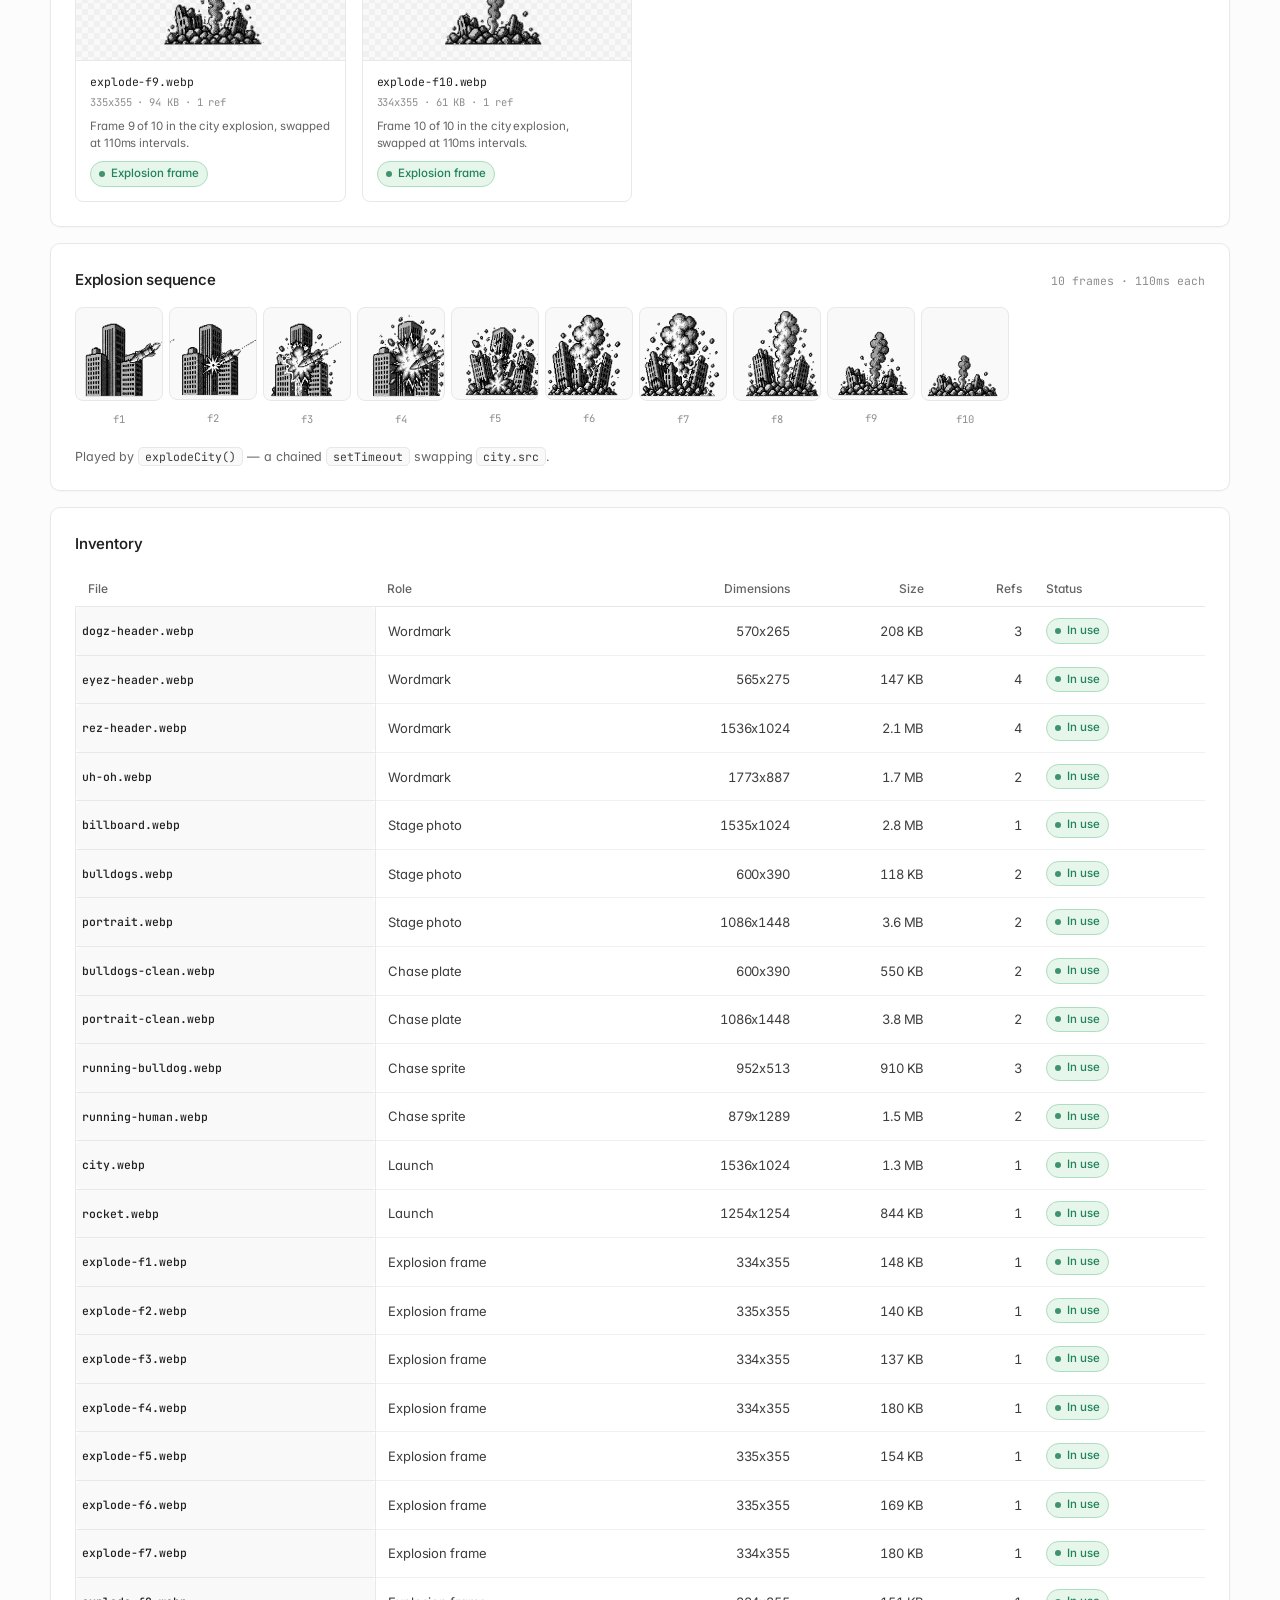
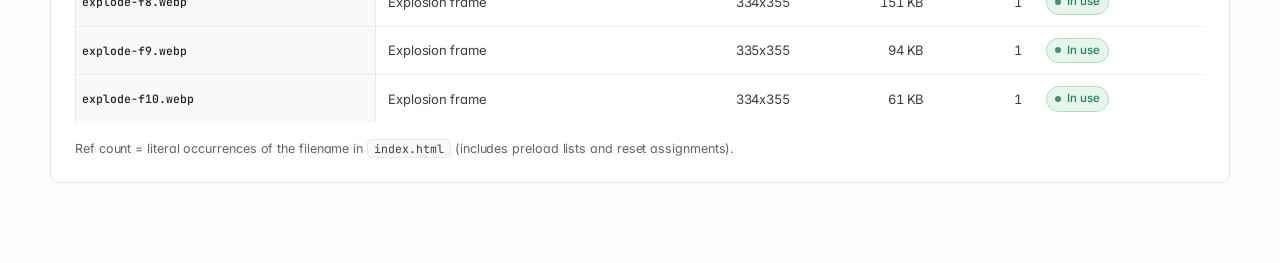
<file: assets.html>
<!DOCTYPE html>
<html lang="en">
<head>
<meta charset="UTF-8">
<meta name="viewport" content="width=device-width, initial-scale=1.0">
<title>rez — Asset Library</title>
<link rel="icon" href="favicon.ico" sizes="any">
<link rel="icon" type="image/png" sizes="32x32" href="favicon-32.png">
<link rel="icon" type="image/png" sizes="16x16" href="favicon-16.png">
<link rel="apple-touch-icon" sizes="180x180" href="apple-touch-icon.png">
<link rel="stylesheet" href="design-system.css">
<style>
  .section-title { display: flex; align-items: baseline; justify-content: space-between; gap: 12px; }
  .section-title .count { font-family: var(--mono); font-size: var(--fs-tiny); font-weight: 400; color: var(--faint); letter-spacing: 0; text-transform: none; font-variant-numeric: tabular-nums; }
  .asset-grid { display: grid; grid-template-columns: repeat(auto-fill, minmax(216px, 1fr)); gap: var(--gap); }
  .asset { border: 1px solid var(--border); border-radius: var(--radius-sm); background: var(--card); overflow: hidden; margin: 0; transition: border-color 0.12s ease, box-shadow 0.12s ease; }
  .asset:hover { border-color: var(--gray-7); box-shadow: var(--shadow-md); }
  .thumb {
    height: 148px; display: flex; align-items: center; justify-content: center; padding: 10px;
    border-bottom: 1px solid var(--border);
    background-color: var(--gray-2);
    background-image: linear-gradient(45deg, var(--gray-3) 25%, transparent 25%), linear-gradient(-45deg, var(--gray-3) 25%, transparent 25%), linear-gradient(45deg, transparent 75%, var(--gray-3) 75%), linear-gradient(-45deg, transparent 75%, var(--gray-3) 75%);
    background-size: 12px 12px;
    background-position: 0 0, 0 6px, 6px -6px, -6px 0;
  }
  .thumb img { max-width: 100%; max-height: 100%; object-fit: contain; }
  .asset figcaption { padding: 12px 14px 14px; }
  .asset-name { font-family: var(--mono); font-size: var(--fs-tiny); color: var(--ink); word-break: break-all; }
  .asset-meta { font-family: var(--mono); font-size: 10.5px; color: var(--faint); margin-top: 3px; font-variant-numeric: tabular-nums; }
  .asset-role { font-size: var(--fs-tiny); color: var(--muted); line-height: 1.5; margin: 8px 0 9px; }
  .filmstrip { display: flex; gap: 6px; overflow-x: auto; padding-bottom: 4px; }
  .filmstrip .frame { flex: 0 0 auto; width: 88px; text-align: center; }
  .filmstrip .frame img { width: 100%; border: 1px solid var(--border); border-radius: var(--radius-sm); background: var(--gray-2); }
  .filmstrip .frame span { display: block; margin-top: 5px; font-family: var(--mono); font-size: 10.5px; color: var(--faint); }
  td.num, th.num { font-variant-numeric: tabular-nums; text-align: right; }
  td.mono { font-family: var(--mono); font-size: var(--fs-tiny); }
</style>
</head>
<body>
<header class="page-header">
  <h1>Asset Library</h1>
  <p>Every image in <code>~/Desktop/personal-site</code>, what it does, and whether <code>index.html</code> actually uses it</p>
</header>

<div class="container">

  <div class="summary">
    <div class="metric"><div class="label">Assets</div><div class="value">23</div></div>
    <div class="metric green"><div class="label">In use</div><div class="value">23</div></div>
    <div class="metric red"><div class="label">Orphans</div><div class="value">0</div><div class="delta">0 KB dead weight</div></div>
    <div class="metric amber"><div class="label">Total size</div><div class="value">20.6 MB</div></div>
  </div>

  <div class="panel">
    <h2 class="section-title">Filter</h2>
    <div class="filters">
      <button class="active" data-filter="all">All</button>
      <button data-filter="used">In use</button>
      <button data-filter="unused">Orphans</button>
      <button data-filter="cat:Wordmark">Wordmark</button>
      <button data-filter="cat:Stage photo">Stage photo</button>
      <button data-filter="cat:Chase plate">Chase plate</button>
      <button data-filter="cat:Chase sprite">Chase sprite</button>
      <button data-filter="cat:Launch">Launch</button>
      <button data-filter="cat:Explosion frame">Explosion frame</button>
    </div>
    <p class="legend">Filters apply to every group below and to the inventory table.</p>
  </div>

  <div class="panel group" data-cat="Wordmark">
    <h2 class="section-title">Wordmark<span class="count">4 files &middot; 4.1 MB</span></h2>
    <div class="asset-grid">
    <figure class="asset" data-cat="Wordmark" data-used="yes">
      <div class="thumb"><img src="dogz-header.webp" alt="dogz-header.webp" loading="lazy"></div>
      <figcaption>
        <div class="asset-name">dogz-header.webp</div>
        <div class="asset-meta">570x265 &middot; 208 KB &middot; 3 refs</div>
        <div class="asset-role">Swaps in when the bulldogs photo is clicked. Arms the chase.</div>
        <span class="badge blue">Wordmark</span>
      </figcaption>
    </figure>
    <figure class="asset" data-cat="Wordmark" data-used="yes">
      <div class="thumb"><img src="eyez-header.webp" alt="eyez-header.webp" loading="lazy"></div>
      <figcaption>
        <div class="asset-name">eyez-header.webp</div>
        <div class="asset-meta">565x275 &middot; 147 KB &middot; 4 refs</div>
        <div class="asset-role">Swaps in when the billboard photo is clicked. Arms the laser.</div>
        <span class="badge blue">Wordmark</span>
      </figcaption>
    </figure>
    <figure class="asset" data-cat="Wordmark" data-used="yes">
      <div class="thumb"><img src="rez-header.webp" alt="rez-header.webp" loading="lazy"></div>
      <figcaption>
        <div class="asset-name">rez-header.webp</div>
        <div class="asset-meta">1536x1024 &middot; 2.1 MB &middot; 4 refs</div>
        <div class="asset-role">Default &quot;rez&quot; wordmark in the header.</div>
        <span class="badge blue">Wordmark</span>
      </figcaption>
    </figure>
    <figure class="asset" data-cat="Wordmark" data-used="yes">
      <div class="thumb"><img src="uh-oh.webp" alt="uh-oh.webp" loading="lazy"></div>
      <figcaption>
        <div class="asset-name">uh-oh.webp</div>
        <div class="asset-meta">1773x887 &middot; 1.7 MB &middot; 2 refs</div>
        <div class="asset-role">Replaces the wordmark after the city explodes.</div>
        <span class="badge blue">Wordmark</span>
      </figcaption>
    </figure>
    </div>
  </div>
  <div class="panel group" data-cat="Stage photo">
    <h2 class="section-title">Stage photo<span class="count">3 files &middot; 6.5 MB</span></h2>
    <div class="asset-grid">
    <figure class="asset" data-cat="Stage photo" data-used="yes">
      <div class="thumb"><img src="billboard.webp" alt="billboard.webp" loading="lazy"></div>
      <figcaption>
        <div class="asset-name">billboard.webp</div>
        <div class="asset-meta">1535x1024 &middot; 2.8 MB &middot; 1 ref</div>
        <div class="asset-role">Left photo on the arc — Marc Riboud. Laser origin.</div>
        <span class="badge purple">Stage photo</span>
      </figcaption>
    </figure>
    <figure class="asset" data-cat="Stage photo" data-used="yes">
      <div class="thumb"><img src="bulldogs.webp" alt="bulldogs.webp" loading="lazy"></div>
      <figcaption>
        <div class="asset-name">bulldogs.webp</div>
        <div class="asset-meta">600x390 &middot; 118 KB &middot; 2 refs</div>
        <div class="asset-role">Right photo — Elliott Erwitt. Source of the two dogs.</div>
        <span class="badge purple">Stage photo</span>
      </figcaption>
    </figure>
    <figure class="asset" data-cat="Stage photo" data-used="yes">
      <div class="thumb"><img src="portrait.webp" alt="portrait.webp" loading="lazy"></div>
      <figcaption>
        <div class="asset-name">portrait.webp</div>
        <div class="asset-meta">1086x1448 &middot; 3.6 MB &middot; 2 refs</div>
        <div class="asset-role">Centre photo — flips to reveal the keypad. Target of the laser cut.</div>
        <span class="badge purple">Stage photo</span>
      </figcaption>
    </figure>
    </div>
  </div>
  <div class="panel group" data-cat="Chase plate">
    <h2 class="section-title">Chase plate<span class="count">2 files &middot; 4.3 MB</span></h2>
    <div class="asset-grid">
    <figure class="asset" data-cat="Chase plate" data-used="yes">
      <div class="thumb"><img src="bulldogs-clean.webp" alt="bulldogs-clean.webp" loading="lazy"></div>
      <figcaption>
        <div class="asset-name">bulldogs-clean.webp</div>
        <div class="asset-meta">600x390 &middot; 550 KB &middot; 2 refs</div>
        <div class="asset-role">Stoop with the dogs erased; swapped in when the chase starts.</div>
        <span class="badge amber">Chase plate</span>
      </figcaption>
    </figure>
    <figure class="asset" data-cat="Chase plate" data-used="yes">
      <div class="thumb"><img src="portrait-clean.webp" alt="portrait-clean.webp" loading="lazy"></div>
      <figcaption>
        <div class="asset-name">portrait-clean.webp</div>
        <div class="asset-meta">1086x1448 &middot; 3.8 MB &middot; 2 refs</div>
        <div class="asset-role">Portrait with the human erased; swapped in when the chase starts.</div>
        <span class="badge amber">Chase plate</span>
      </figcaption>
    </figure>
    </div>
  </div>
  <div class="panel group" data-cat="Chase sprite">
    <h2 class="section-title">Chase sprite<span class="count">2 files &middot; 2.3 MB</span></h2>
    <div class="asset-grid">
    <figure class="asset" data-cat="Chase sprite" data-used="yes">
      <div class="thumb"><img src="running-bulldog.webp" alt="running-bulldog.webp" loading="lazy"></div>
      <figcaption>
        <div class="asset-name">running-bulldog.webp</div>
        <div class="asset-meta">952x513 &middot; 910 KB &middot; 3 refs</div>
        <div class="asset-role">Bulldog sprite, used twice with offset delay (952x513 ratio hard-coded).</div>
        <span class="badge amber">Chase sprite</span>
      </figcaption>
    </figure>
    <figure class="asset" data-cat="Chase sprite" data-used="yes">
      <div class="thumb"><img src="running-human.webp" alt="running-human.webp" loading="lazy"></div>
      <figcaption>
        <div class="asset-name">running-human.webp</div>
        <div class="asset-meta">879x1289 &middot; 1.5 MB &middot; 2 refs</div>
        <div class="asset-role">Runner sprite animated across the viewport (879x1289 ratio hard-coded).</div>
        <span class="badge amber">Chase sprite</span>
      </figcaption>
    </figure>
    </div>
  </div>
  <div class="panel group" data-cat="Launch">
    <h2 class="section-title">Launch<span class="count">2 files &middot; 2.1 MB</span></h2>
    <div class="asset-grid">
    <figure class="asset" data-cat="Launch" data-used="yes">
      <div class="thumb"><img src="city.webp" alt="city.webp" loading="lazy"></div>
      <figcaption>
        <div class="asset-name">city.webp</div>
        <div class="asset-meta">1536x1024 &middot; 1.3 MB &middot; 1 ref</div>
        <div class="asset-role">Skyline that fades in at bottom-left; becomes the explosion target.</div>
        <span class="badge green">Launch</span>
      </figcaption>
    </figure>
    <figure class="asset" data-cat="Launch" data-used="yes">
      <div class="thumb"><img src="rocket.webp" alt="rocket.webp" loading="lazy"></div>
      <figcaption>
        <div class="asset-name">rocket.webp</div>
        <div class="asset-meta">1254x1254 &middot; 844 KB &middot; 1 ref</div>
        <div class="asset-role">Flies the Bezier arc after the keypad code 1234 is entered.</div>
        <span class="badge green">Launch</span>
      </figcaption>
    </figure>
    </div>
  </div>
  <div class="panel group" data-cat="Explosion frame">
    <h2 class="section-title">Explosion frame<span class="count">10 files &middot; 1.4 MB</span></h2>
    <div class="asset-grid">
    <figure class="asset" data-cat="Explosion frame" data-used="yes">
      <div class="thumb"><img src="explode-f1.webp" alt="explode-f1.webp" loading="lazy"></div>
      <figcaption>
        <div class="asset-name">explode-f1.webp</div>
        <div class="asset-meta">334x355 &middot; 148 KB &middot; 1 ref</div>
        <div class="asset-role">Frame 1 of 10 in the city explosion, swapped at 110ms intervals.</div>
        <span class="badge green">Explosion frame</span>
      </figcaption>
    </figure>
    <figure class="asset" data-cat="Explosion frame" data-used="yes">
      <div class="thumb"><img src="explode-f2.webp" alt="explode-f2.webp" loading="lazy"></div>
      <figcaption>
        <div class="asset-name">explode-f2.webp</div>
        <div class="asset-meta">335x355 &middot; 140 KB &middot; 1 ref</div>
        <div class="asset-role">Frame 2 of 10 in the city explosion, swapped at 110ms intervals.</div>
        <span class="badge green">Explosion frame</span>
      </figcaption>
    </figure>
    <figure class="asset" data-cat="Explosion frame" data-used="yes">
      <div class="thumb"><img src="explode-f3.webp" alt="explode-f3.webp" loading="lazy"></div>
      <figcaption>
        <div class="asset-name">explode-f3.webp</div>
        <div class="asset-meta">334x355 &middot; 137 KB &middot; 1 ref</div>
        <div class="asset-role">Frame 3 of 10 in the city explosion, swapped at 110ms intervals.</div>
        <span class="badge green">Explosion frame</span>
      </figcaption>
    </figure>
    <figure class="asset" data-cat="Explosion frame" data-used="yes">
      <div class="thumb"><img src="explode-f4.webp" alt="explode-f4.webp" loading="lazy"></div>
      <figcaption>
        <div class="asset-name">explode-f4.webp</div>
        <div class="asset-meta">334x355 &middot; 180 KB &middot; 1 ref</div>
        <div class="asset-role">Frame 4 of 10 in the city explosion, swapped at 110ms intervals.</div>
        <span class="badge green">Explosion frame</span>
      </figcaption>
    </figure>
    <figure class="asset" data-cat="Explosion frame" data-used="yes">
      <div class="thumb"><img src="explode-f5.webp" alt="explode-f5.webp" loading="lazy"></div>
      <figcaption>
        <div class="asset-name">explode-f5.webp</div>
        <div class="asset-meta">335x355 &middot; 154 KB &middot; 1 ref</div>
        <div class="asset-role">Frame 5 of 10 in the city explosion, swapped at 110ms intervals.</div>
        <span class="badge green">Explosion frame</span>
      </figcaption>
    </figure>
    <figure class="asset" data-cat="Explosion frame" data-used="yes">
      <div class="thumb"><img src="explode-f6.webp" alt="explode-f6.webp" loading="lazy"></div>
      <figcaption>
        <div class="asset-name">explode-f6.webp</div>
        <div class="asset-meta">335x355 &middot; 169 KB &middot; 1 ref</div>
        <div class="asset-role">Frame 6 of 10 in the city explosion, swapped at 110ms intervals.</div>
        <span class="badge green">Explosion frame</span>
      </figcaption>
    </figure>
    <figure class="asset" data-cat="Explosion frame" data-used="yes">
      <div class="thumb"><img src="explode-f7.webp" alt="explode-f7.webp" loading="lazy"></div>
      <figcaption>
        <div class="asset-name">explode-f7.webp</div>
        <div class="asset-meta">334x355 &middot; 180 KB &middot; 1 ref</div>
        <div class="asset-role">Frame 7 of 10 in the city explosion, swapped at 110ms intervals.</div>
        <span class="badge green">Explosion frame</span>
      </figcaption>
    </figure>
    <figure class="asset" data-cat="Explosion frame" data-used="yes">
      <div class="thumb"><img src="explode-f8.webp" alt="explode-f8.webp" loading="lazy"></div>
      <figcaption>
        <div class="asset-name">explode-f8.webp</div>
        <div class="asset-meta">334x355 &middot; 151 KB &middot; 1 ref</div>
        <div class="asset-role">Frame 8 of 10 in the city explosion, swapped at 110ms intervals.</div>
        <span class="badge green">Explosion frame</span>
      </figcaption>
    </figure>
    <figure class="asset" data-cat="Explosion frame" data-used="yes">
      <div class="thumb"><img src="explode-f9.webp" alt="explode-f9.webp" loading="lazy"></div>
      <figcaption>
        <div class="asset-name">explode-f9.webp</div>
        <div class="asset-meta">335x355 &middot; 94 KB &middot; 1 ref</div>
        <div class="asset-role">Frame 9 of 10 in the city explosion, swapped at 110ms intervals.</div>
        <span class="badge green">Explosion frame</span>
      </figcaption>
    </figure>
    <figure class="asset" data-cat="Explosion frame" data-used="yes">
      <div class="thumb"><img src="explode-f10.webp" alt="explode-f10.webp" loading="lazy"></div>
      <figcaption>
        <div class="asset-name">explode-f10.webp</div>
        <div class="asset-meta">334x355 &middot; 61 KB &middot; 1 ref</div>
        <div class="asset-role">Frame 10 of 10 in the city explosion, swapped at 110ms intervals.</div>
        <span class="badge green">Explosion frame</span>
      </figcaption>
    </figure>
    </div>
  </div>

  <div class="panel">
    <h2 class="section-title">Explosion sequence<span class="count">10 frames &middot; 110ms each</span></h2>
    <div class="filmstrip"><div class="frame"><img src="explode-f1.webp" alt="" loading="lazy"><span>f1</span></div><div class="frame"><img src="explode-f2.webp" alt="" loading="lazy"><span>f2</span></div><div class="frame"><img src="explode-f3.webp" alt="" loading="lazy"><span>f3</span></div><div class="frame"><img src="explode-f4.webp" alt="" loading="lazy"><span>f4</span></div><div class="frame"><img src="explode-f5.webp" alt="" loading="lazy"><span>f5</span></div><div class="frame"><img src="explode-f6.webp" alt="" loading="lazy"><span>f6</span></div><div class="frame"><img src="explode-f7.webp" alt="" loading="lazy"><span>f7</span></div><div class="frame"><img src="explode-f8.webp" alt="" loading="lazy"><span>f8</span></div><div class="frame"><img src="explode-f9.webp" alt="" loading="lazy"><span>f9</span></div><div class="frame"><img src="explode-f10.webp" alt="" loading="lazy"><span>f10</span></div></div>
    <p class="legend">Played by <code>explodeCity()</code> — a chained <code>setTimeout</code> swapping <code>city.src</code>.</p>
  </div>

  <div class="panel">
    <h2 class="section-title">Inventory</h2>
    <table id="data-table">
      <thead>
        <tr><th>File</th><th>Role</th><th class="num">Dimensions</th><th class="num">Size</th><th class="num">Refs</th><th>Status</th></tr>
      </thead>
      <tbody>
        <tr data-used="yes"><td class="mono">dogz-header.webp</td><td>Wordmark</td><td class="num">570x265</td><td class="num">208 KB</td><td class="num">3</td><td><span class="badge green">In use</span></td></tr>
        <tr data-used="yes"><td class="mono">eyez-header.webp</td><td>Wordmark</td><td class="num">565x275</td><td class="num">147 KB</td><td class="num">4</td><td><span class="badge green">In use</span></td></tr>
        <tr data-used="yes"><td class="mono">rez-header.webp</td><td>Wordmark</td><td class="num">1536x1024</td><td class="num">2.1 MB</td><td class="num">4</td><td><span class="badge green">In use</span></td></tr>
        <tr data-used="yes"><td class="mono">uh-oh.webp</td><td>Wordmark</td><td class="num">1773x887</td><td class="num">1.7 MB</td><td class="num">2</td><td><span class="badge green">In use</span></td></tr>
        <tr data-used="yes"><td class="mono">billboard.webp</td><td>Stage photo</td><td class="num">1535x1024</td><td class="num">2.8 MB</td><td class="num">1</td><td><span class="badge green">In use</span></td></tr>
        <tr data-used="yes"><td class="mono">bulldogs.webp</td><td>Stage photo</td><td class="num">600x390</td><td class="num">118 KB</td><td class="num">2</td><td><span class="badge green">In use</span></td></tr>
        <tr data-used="yes"><td class="mono">portrait.webp</td><td>Stage photo</td><td class="num">1086x1448</td><td class="num">3.6 MB</td><td class="num">2</td><td><span class="badge green">In use</span></td></tr>
        <tr data-used="yes"><td class="mono">bulldogs-clean.webp</td><td>Chase plate</td><td class="num">600x390</td><td class="num">550 KB</td><td class="num">2</td><td><span class="badge green">In use</span></td></tr>
        <tr data-used="yes"><td class="mono">portrait-clean.webp</td><td>Chase plate</td><td class="num">1086x1448</td><td class="num">3.8 MB</td><td class="num">2</td><td><span class="badge green">In use</span></td></tr>
        <tr data-used="yes"><td class="mono">running-bulldog.webp</td><td>Chase sprite</td><td class="num">952x513</td><td class="num">910 KB</td><td class="num">3</td><td><span class="badge green">In use</span></td></tr>
        <tr data-used="yes"><td class="mono">running-human.webp</td><td>Chase sprite</td><td class="num">879x1289</td><td class="num">1.5 MB</td><td class="num">2</td><td><span class="badge green">In use</span></td></tr>
        <tr data-used="yes"><td class="mono">city.webp</td><td>Launch</td><td class="num">1536x1024</td><td class="num">1.3 MB</td><td class="num">1</td><td><span class="badge green">In use</span></td></tr>
        <tr data-used="yes"><td class="mono">rocket.webp</td><td>Launch</td><td class="num">1254x1254</td><td class="num">844 KB</td><td class="num">1</td><td><span class="badge green">In use</span></td></tr>
        <tr data-used="yes"><td class="mono">explode-f1.webp</td><td>Explosion frame</td><td class="num">334x355</td><td class="num">148 KB</td><td class="num">1</td><td><span class="badge green">In use</span></td></tr>
        <tr data-used="yes"><td class="mono">explode-f2.webp</td><td>Explosion frame</td><td class="num">335x355</td><td class="num">140 KB</td><td class="num">1</td><td><span class="badge green">In use</span></td></tr>
        <tr data-used="yes"><td class="mono">explode-f3.webp</td><td>Explosion frame</td><td class="num">334x355</td><td class="num">137 KB</td><td class="num">1</td><td><span class="badge green">In use</span></td></tr>
        <tr data-used="yes"><td class="mono">explode-f4.webp</td><td>Explosion frame</td><td class="num">334x355</td><td class="num">180 KB</td><td class="num">1</td><td><span class="badge green">In use</span></td></tr>
        <tr data-used="yes"><td class="mono">explode-f5.webp</td><td>Explosion frame</td><td class="num">335x355</td><td class="num">154 KB</td><td class="num">1</td><td><span class="badge green">In use</span></td></tr>
        <tr data-used="yes"><td class="mono">explode-f6.webp</td><td>Explosion frame</td><td class="num">335x355</td><td class="num">169 KB</td><td class="num">1</td><td><span class="badge green">In use</span></td></tr>
        <tr data-used="yes"><td class="mono">explode-f7.webp</td><td>Explosion frame</td><td class="num">334x355</td><td class="num">180 KB</td><td class="num">1</td><td><span class="badge green">In use</span></td></tr>
        <tr data-used="yes"><td class="mono">explode-f8.webp</td><td>Explosion frame</td><td class="num">334x355</td><td class="num">151 KB</td><td class="num">1</td><td><span class="badge green">In use</span></td></tr>
        <tr data-used="yes"><td class="mono">explode-f9.webp</td><td>Explosion frame</td><td class="num">335x355</td><td class="num">94 KB</td><td class="num">1</td><td><span class="badge green">In use</span></td></tr>
        <tr data-used="yes"><td class="mono">explode-f10.webp</td><td>Explosion frame</td><td class="num">334x355</td><td class="num">61 KB</td><td class="num">1</td><td><span class="badge green">In use</span></td></tr>
      </tbody>
    </table>
    <p class="legend">Ref count = literal occurrences of the filename in <code>index.html</code> (includes preload lists and reset assignments).</p>
  </div>

</div>

<script>
  const buttons = document.querySelectorAll('.filters button');
  const assets = document.querySelectorAll('.asset');
  const groups = document.querySelectorAll('.group');
  const rows = document.querySelectorAll('#data-table tbody tr');
  const match = (el, f) => {
    if (f === 'all') return true;
    if (f === 'used') return el.dataset.used === 'yes';
    if (f === 'unused') return el.dataset.used === 'no';
    return el.dataset.cat === f.slice(4);
  };
  buttons.forEach(btn => {
    btn.addEventListener('click', () => {
      buttons.forEach(b => b.classList.remove('active'));
      btn.classList.add('active');
      const f = btn.dataset.filter;
      assets.forEach(el => el.style.display = match(el, f) ? '' : 'none');
      rows.forEach(el => el.style.display = match(el, f) ? '' : 'none');
      groups.forEach(g => {
        const any = [...g.querySelectorAll('.asset')].some(a => a.style.display !== 'none');
        g.style.display = any ? '' : 'none';
      });
    });
  });
</script>
</body>
</html>
</file>
<file: design-system.css>
/* ============================================================
   Alexander's Design System v3 — "Premium"
   Color tokens: Radix Colors 3.0.0 light scales (exact values,
   the foundation used by Linear & Radix Themes).
   Step convention: 1-2 app/subtle bg · 3 UI tint · 6 border ·
   9 solid · 11 low-contrast text · 12 high-contrast text.
   Typography & surfaces: Vercel Geist / Stripe conventions.
   Used for all Claude Code generated HTML artifacts.
   ============================================================ */

@import url('https://fonts.googleapis.com/css2?family=Inter:opsz,wght@14..32,400;14..32,450;14..32,500;14..32,550;14..32,600&family=JetBrains+Mono:wght@400;500&display=swap');

/* ---------- Tokens ---------- */
:root {
  /* Radix gray (light) */
  --gray-1: #fcfcfc;  --gray-2: #f9f9f9;  --gray-3: #f0f0f0;
  --gray-4: #e8e8e8;  --gray-5: #e0e0e0;  --gray-6: #d9d9d9;
  --gray-7: #cecece;  --gray-8: #bbbbbb;  --gray-9: #8d8d8d;
  --gray-10: #838383; --gray-11: #646464; --gray-12: #202020;

  /* Radix accents (light): 3 = tint bg, 6 = tint border, 9 = solid, 11 = text */
  --blue-3: #e6f4fe;   --blue-6: #acd8fc;   --blue-9: #0090ff;   --blue-11: #0d74ce;
  --green-3: #e6f6eb;  --green-6: #adddc0;  --green-9: #30a46c;  --green-11: #218358;
  --amber-3: #fff7c2;  --amber-6: #f3d673;  --amber-9: #ffc53d;  --amber-11: #ab6400;
  --red-3: #feebec;    --red-6: #fdbdbe;    --red-9: #e5484d;    --red-11: #ce2c31;
  --violet-3: #f4f0fe; --violet-6: #d4cafe; --violet-9: #6e56cf; --violet-11: #6550b9;

  /* Semantic aliases */
  --bg: var(--gray-1);
  --card: #ffffff;
  --ink: var(--gray-12);
  --ink-2: #3d3d3d;
  --muted: var(--gray-11);
  --faint: var(--gray-9);
  --border: var(--gray-4);
  --border-strong: var(--gray-6);
  --hover: var(--gray-2);
  --press: var(--gray-3);
  --accent: var(--gray-12);
  --accent-hover: #333333;
  --accent-ink: #ffffff;
  --focus: var(--blue-9);

  /* Back-compat aliases (v1/v2 pages) */
  --blue: var(--blue-11);     --blue-soft: var(--blue-3);     --blue-border: var(--blue-6);
  --green: var(--green-11);   --green-soft: var(--green-3);   --green-border: var(--green-6);
  --amber: var(--amber-11);   --amber-soft: var(--amber-3);   --amber-border: var(--amber-6);
  --red: var(--red-11);       --red-soft: var(--red-3);       --red-border: var(--red-6);
  --purple: var(--violet-11); --purple-soft: var(--violet-3); --purple-border: var(--violet-6);

  /* Type */
  --font: "Inter", -apple-system, BlinkMacSystemFont, "Segoe UI", sans-serif;
  --mono: "JetBrains Mono", "SF Mono", Menlo, monospace;
  --fs-h1: 21px;
  --fs-h2: 15px;
  --fs-h3: 13.5px;
  --fs-body: 13px;
  --fs-small: 12.5px;
  --fs-tiny: 11.5px;
  --track-tight: -0.02em;
  --track-body: -0.006em;

  /* Shape & elevation */
  --radius: 10px;
  --radius-sm: 8px;
  --radius-full: 999px;
  --pad-card: 24px;
  --gap: 16px;
  --maxw: 1180px;
  --shadow-xs: 0 1px 2px rgba(0, 0, 0, 0.03);
  --shadow-sm: 0 1px 1px rgba(0, 0, 0, 0.03), 0 2px 4px rgba(0, 0, 0, 0.03);
  --shadow-md: 0 2px 6px rgba(0, 0, 0, 0.04), 0 8px 24px rgba(0, 0, 0, 0.05);
  --btn-inset: inset 0 1px 0 rgba(255, 255, 255, 0.06);
}

/* ---------- Base ---------- */
* { box-sizing: border-box; margin: 0; padding: 0; }
html { -webkit-font-smoothing: antialiased; text-rendering: optimizeLegibility; }
body {
  font-family: var(--font);
  font-feature-settings: "cv11";
  background: var(--bg);
  color: var(--ink);
  padding: 48px 40px 64px;
  font-size: var(--fs-body);
  letter-spacing: var(--track-body);
  line-height: 1.55;
}
.container { max-width: var(--maxw); margin: 0 auto; }
:focus-visible { outline: 2px solid var(--focus); outline-offset: 2px; border-radius: 4px; }

/* ---------- Page header ---------- */
header.page-header {
  max-width: var(--maxw);
  margin: 0 auto 32px;
  padding-bottom: 24px;
  border-bottom: 1px solid var(--border);
}
header.page-header h1 {
  font-size: var(--fs-h1);
  font-weight: 550;
  letter-spacing: var(--track-tight);
  line-height: 1.3;
}
header.page-header p {
  color: var(--muted);
  margin-top: 6px;
  font-size: 13.5px;
  max-width: 640px;
}

h2.section-title {
  font-size: var(--fs-h2);
  font-weight: 550;
  letter-spacing: -0.012em;
  margin-bottom: 16px;
}

/* ---------- Cards & panels ---------- */
.panel {
  background: var(--card);
  border: 1px solid var(--border);
  border-radius: var(--radius);
  padding: var(--pad-card);
  margin-bottom: var(--gap);
  box-shadow: var(--shadow-xs);
}

/* ---------- Grid helpers ---------- */
.grid { display: grid; gap: var(--gap); }
.grid-2 { grid-template-columns: repeat(2, 1fr); }
.grid-3 { grid-template-columns: repeat(3, 1fr); }
.grid-4 { grid-template-columns: repeat(4, 1fr); }
@media (max-width: 800px) {
  body { padding: 32px 20px 48px; }
  .grid-2, .grid-3, .grid-4 { grid-template-columns: 1fr; }
  .summary { grid-template-columns: repeat(2, 1fr) !important; }
}

/* ---------- Metric cards ---------- */
.summary {
  display: grid;
  grid-template-columns: repeat(4, 1fr);
  gap: var(--gap);
  margin-bottom: var(--gap);
}
.metric {
  background: var(--card);
  border: 1px solid var(--border);
  border-radius: var(--radius);
  padding: 18px 20px;
  box-shadow: var(--shadow-xs);
}
.metric .label {
  font-size: var(--fs-small);
  font-weight: 450;
  color: var(--muted);
  letter-spacing: 0;
}
.metric .value {
  font-size: 24px;
  font-weight: 550;
  letter-spacing: var(--track-tight);
  margin-top: 6px;
  font-variant-numeric: tabular-nums;
  line-height: 1.2;
}
.metric .delta { font-size: var(--fs-small); margin-top: 4px; color: var(--muted); }
.metric.green .value { color: var(--green-11); }
.metric.amber .value { color: var(--amber-11); }
.metric.red .value { color: var(--red-11); }
.metric.blue .value { color: var(--blue-11); }

/* ---------- Process flow ---------- */
.flow {
  display: flex;
  align-items: stretch;
  margin-bottom: var(--gap);
  overflow-x: auto;
  padding-bottom: 4px;
}
.step {
  background: var(--card);
  border: 1px solid var(--border);
  border-radius: var(--radius);
  padding: 18px;
  min-width: 185px;
  flex: 1;
  box-shadow: var(--shadow-xs);
  transition: border-color .15s ease, box-shadow .15s ease;
}
.step:hover { border-color: var(--gray-7); box-shadow: var(--shadow-md); }
.step .num {
  width: 22px; height: 22px;
  border-radius: var(--radius-full);
  background: var(--gray-3);
  border: 1px solid var(--border);
  color: var(--ink);
  display: flex; align-items: center; justify-content: center;
  font-size: 11px; font-weight: 550;
  font-variant-numeric: tabular-nums;
  margin-bottom: 12px;
}
.step h3 { font-size: var(--fs-h3); font-weight: 550; letter-spacing: -0.01em; margin-bottom: 4px; }
.step p { font-size: var(--fs-small); color: var(--muted); line-height: 1.55; }
.arrow {
  display: flex; align-items: center;
  padding: 0 10px;
  color: var(--gray-8);
  font-size: 15px;
  flex-shrink: 0;
}

/* ---------- Doc / entity boxes (diagrams) ---------- */
.doc {
  border: 1px solid var(--border);
  border-radius: var(--radius);
  padding: 20px 16px;
  background: var(--card);
  text-align: center;
  box-shadow: var(--shadow-xs);
}
.doc .icon {
  width: 40px; height: 40px;
  margin: 0 auto;
  display: flex; align-items: center; justify-content: center;
  font-size: 19px;
  border-radius: var(--radius-sm);
  background: var(--blue-3);
  border: 1px solid var(--blue-6);
}
.doc h4 { margin-top: 12px; font-size: var(--fs-h3); font-weight: 550; letter-spacing: -0.01em; }
.doc p { font-size: var(--fs-small); color: var(--muted); margin-top: 4px; line-height: 1.5; }
.doc.green .icon { background: var(--green-3); border-color: var(--green-6); }
.doc.amber .icon { background: var(--amber-3); border-color: var(--amber-6); }
.doc.purple .icon { background: var(--violet-3); border-color: var(--violet-6); }
.doc.neutral .icon { background: var(--gray-3); border-color: var(--gray-6); }

/* ---------- Badges ---------- */
.badge {
  display: inline-flex;
  align-items: center;
  gap: 6px;
  padding: 2px 8px;
  border-radius: var(--radius-full);
  font-size: var(--fs-tiny);
  font-weight: 500;
  letter-spacing: 0;
  border: 1px solid transparent;
  line-height: 1.7;
  background: var(--gray-3);
  color: var(--ink-2);
}
.badge::before {
  content: "";
  width: 6px; height: 6px;
  border-radius: 50%;
  background: currentColor;
  opacity: 0.85;
}
.badge.green, .badge.matched { background: var(--green-3); color: var(--green-11); border-color: var(--green-6); }
.badge.amber, .badge.pending { background: var(--amber-3); color: var(--amber-11); border-color: var(--amber-6); }
.badge.red, .badge.discrepancy { background: var(--red-3); color: var(--red-11); border-color: var(--red-6); }
.badge.blue { background: var(--blue-3); color: var(--blue-11); border-color: var(--blue-6); }
.badge.purple { background: var(--violet-3); color: var(--violet-11); border-color: var(--violet-6); }
.badge.neutral { background: var(--gray-2); color: var(--gray-11); border-color: var(--gray-5); }

/* ---------- Tables ---------- */
table {
  width: 100%;
  border-collapse: collapse;
  font-size: var(--fs-body);
  font-variant-numeric: tabular-nums;
}
th {
  text-align: left;
  padding: 8px 12px;
  color: var(--muted);
  font-size: 12px;
  font-weight: 500;
  letter-spacing: 0;
  text-transform: none;
  border-bottom: 1px solid var(--border);
}
td {
  padding: 11px 12px;
  border-bottom: 1px solid var(--gray-3);
  color: var(--ink-2);
}
td:first-child { color: var(--ink); font-weight: 500; }
tr:last-child td { border-bottom: none; }
tbody tr { transition: background .1s ease; }
tbody tr:hover td { background: var(--hover); }
.num-pos { color: var(--green-11); font-weight: 500; }
.num-neg { color: var(--red-11); font-weight: 500; }

/* ---------- Buttons & filters ---------- */
.filters { margin-bottom: 16px; display: flex; gap: 6px; flex-wrap: wrap; }
.btn, .filters button {
  border: 1px solid var(--border);
  background: var(--card);
  border-radius: var(--radius-sm);
  padding: 5px 12px;
  font-size: var(--fs-small);
  font-weight: 500;
  letter-spacing: var(--track-body);
  cursor: pointer;
  color: var(--ink-2);
  font-family: var(--font);
  box-shadow: var(--shadow-xs);
  transition: background .12s ease, border-color .12s ease, color .12s ease;
}
.btn:hover, .filters button:hover { background: var(--hover); border-color: var(--border-strong); color: var(--ink); }
.btn:active, .filters button:active { background: var(--press); }
.btn.primary, .filters button.active {
  background: var(--accent);
  color: var(--accent-ink);
  border-color: var(--accent);
  box-shadow: var(--shadow-xs), var(--btn-inset);
}
.btn.primary:hover, .filters button.active:hover { background: var(--accent-hover); border-color: var(--accent-hover); color: var(--accent-ink); }

/* ---------- Timeline ---------- */
.timeline { position: relative; padding-left: 24px; }
.timeline::before {
  content: "";
  position: absolute;
  left: 5px; top: 6px; bottom: 6px;
  width: 1px;
  background: var(--border);
}
.tl-item { position: relative; padding-bottom: 24px; }
.tl-item:last-child { padding-bottom: 0; }
.tl-item::before {
  content: "";
  position: absolute;
  left: -23px; top: 5px;
  width: 9px; height: 9px;
  border-radius: 50%;
  background: var(--card);
  border: 2px solid var(--gray-8);
}
.tl-item.blue::before { border-color: var(--blue-9); }
.tl-item.green::before { border-color: var(--green-9); }
.tl-item.amber::before { border-color: var(--amber-9); }
.tl-item.red::before { border-color: var(--red-9); }
.tl-item.purple::before { border-color: var(--violet-9); }
.tl-date {
  font-size: var(--fs-tiny);
  font-weight: 550;
  color: var(--muted);
  font-variant-numeric: tabular-nums;
  margin-bottom: 2px;
}
.tl-item h4 {
  font-size: var(--fs-h3);
  font-weight: 550;
  letter-spacing: -0.01em;
  display: flex; align-items: center; gap: 8px;
}
.tl-item p { font-size: var(--fs-small); color: var(--muted); margin-top: 3px; max-width: 720px; }
.tl-era {
  font-size: var(--fs-tiny);
  font-weight: 550;
  color: var(--faint);
  text-transform: uppercase;
  letter-spacing: 0.05em;
  margin: 0 0 14px;
}
.tl-item + .tl-era { margin-top: 28px; }

/* ---------- Misc ---------- */
.legend, .footnote { margin-top: 16px; font-size: var(--fs-small); color: var(--muted); }
.divider { border: none; border-top: 1px solid var(--border); margin: 24px 0; }
code, .mono {
  font-family: var(--mono);
  font-size: 11.5px;
  letter-spacing: 0;
  background: var(--gray-2);
  border: 1px solid var(--gray-4);
  padding: 1px 6px;
  border-radius: 5px;
  color: var(--ink-2);
}
::selection { background: var(--blue-3); }
</file>
